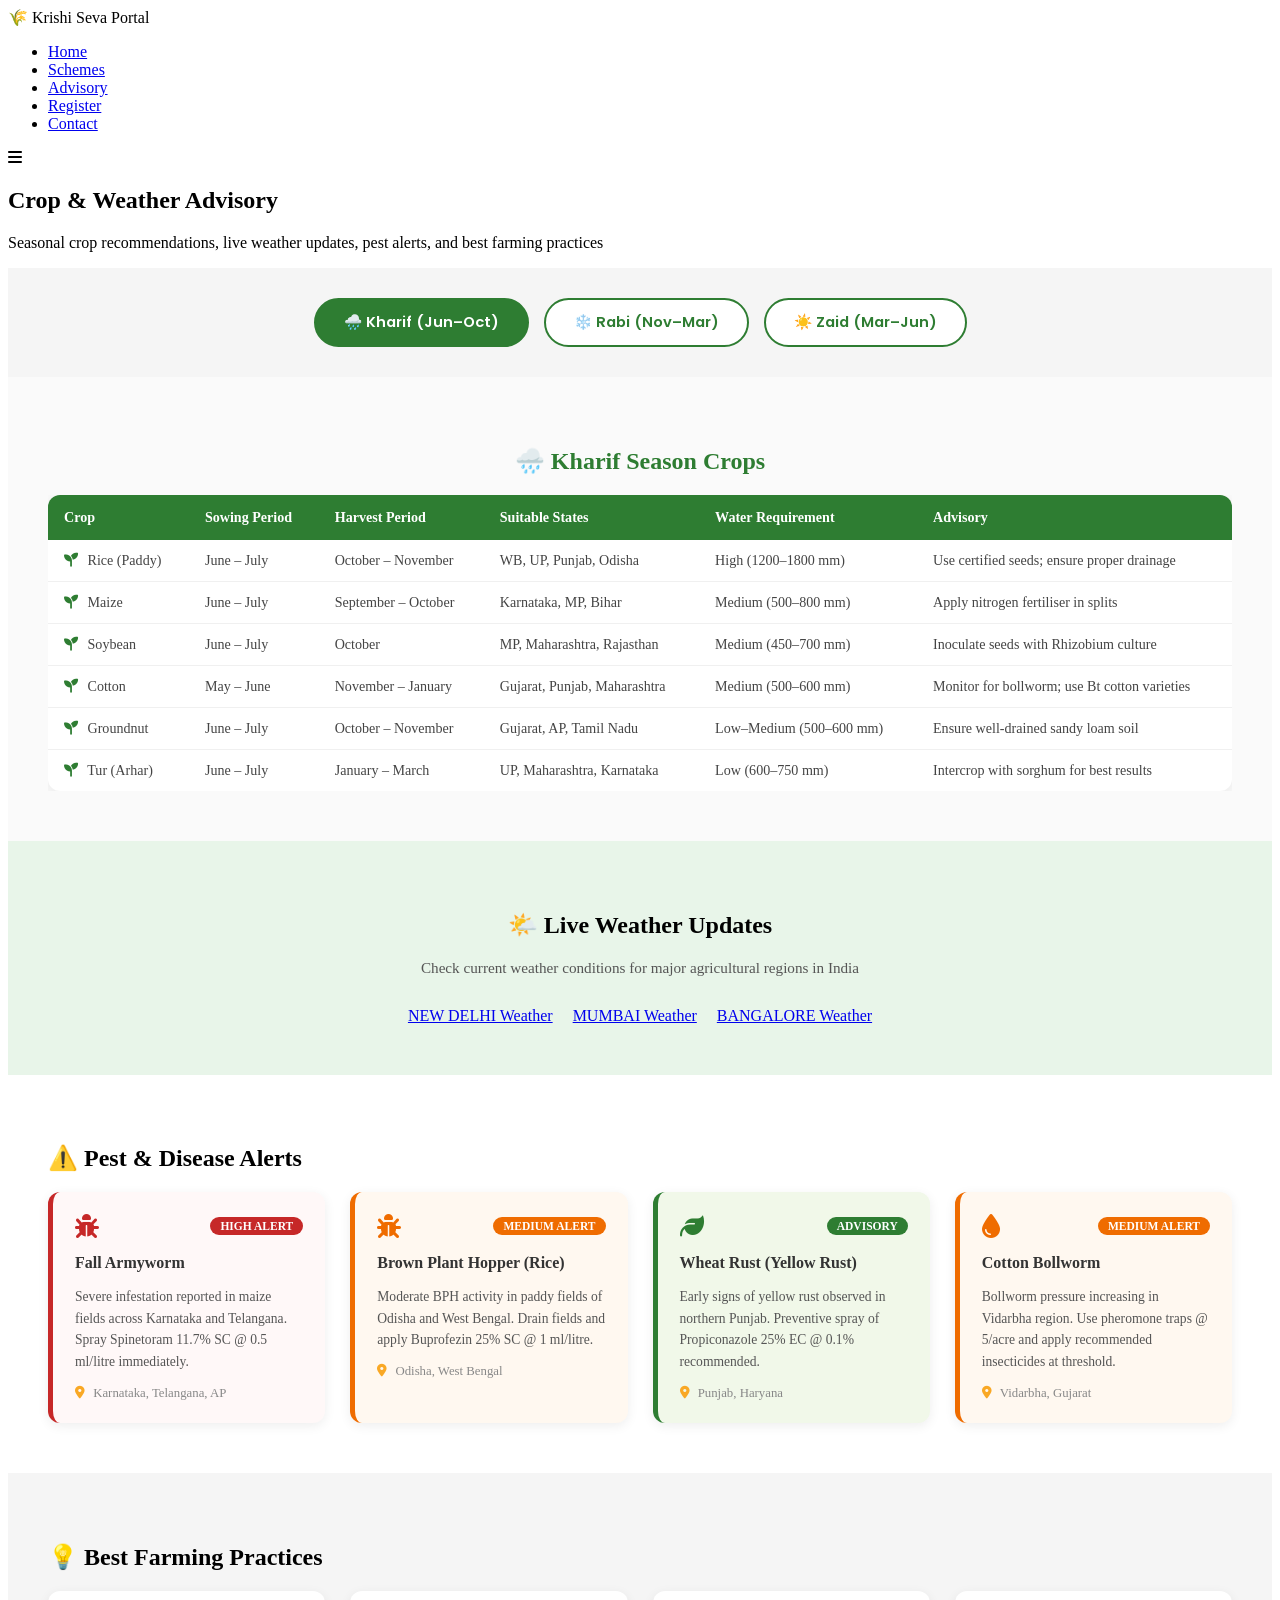
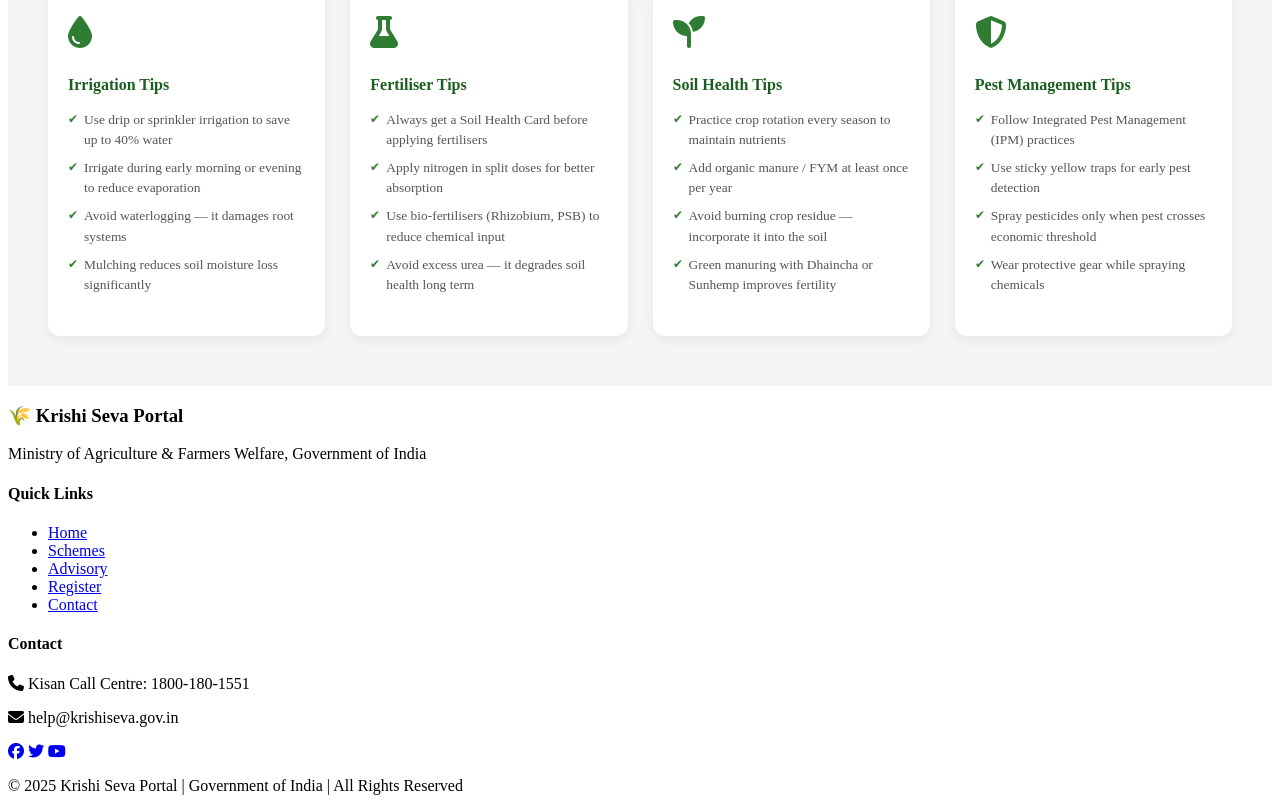
<file: advisory.html>
<!DOCTYPE html>
<html lang="en">
<head>
  <meta charset="UTF-8" />
  <meta name="viewport" content="width=device-width, initial-scale=1.0"/>
  <title>Crop & Weather Advisory | Krishi Seva Portal</title>
  <link rel="stylesheet" href="D:\WD CP\home page\style.css"/>
  <link rel="stylesheet" href="advisory.css"/>
  <link href="https://fonts.googleapis.com/css2?family=Poppins:wght@300;400;600;700&display=swap" rel="stylesheet"/>
  <link rel="stylesheet" href="https://cdnjs.cloudflare.com/ajax/libs/font-awesome/6.4.0/css/all.min.css"/>
</head>
<body>

  <!-- NAVBAR -->
  <nav class="navbar">
    <div class="logo">🌾 Krishi Seva Portal</div>
    <ul class="nav-links">
      <li><a href="D:\WD CP\home page\index.html">Home</a></li>
      <li><a href="D:\WD CP\home page\schemes\schemes.html">Schemes</a></li>
      <li><a href="D:\WD CP\home page\advisory\advisory.html" class="active">Advisory</a></li>
      <li><a href="D:\WD CP\home page\register\register.html">Register</a></li>
      <li><a href="D:\WD CP\home page\contact\contact.html">Contact</a></li>
    </ul>
    <div class="hamburger" onclick="toggleMenu()">
      <i class="fas fa-bars"></i>
    </div>
  </nav>

  <!-- PAGE HEADER -->
  <section class="page-header">
    <h1>Crop & Weather Advisory</h1>
    <p>Seasonal crop recommendations, live weather updates, pest alerts, and best farming practices</p>
  </section>

  <!-- SEASON TABS -->
  <section class="season-tabs-section">
    <div class="season-tabs">
      <button class="tab-btn active" onclick="showSeason('kharif')">🌧️ Kharif (Jun–Oct)</button>
      <button class="tab-btn" onclick="showSeason('rabi')">❄️ Rabi (Nov–Mar)</button>
      <button class="tab-btn" onclick="showSeason('zaid')">☀️ Zaid (Mar–Jun)</button>
    </div>
  </section>

  <!-- CROP TABLES -->
  <section class="crop-section">

    <!-- KHARIF -->
    <div class="season-content active" id="kharif">
      <h2 class="season-title">🌧️ Kharif Season Crops</h2>
      <div class="table-wrapper">
        <table class="crop-table">
          <thead>
            <tr>
              <th>Crop</th>
              <th>Sowing Period</th>
              <th>Harvest Period</th>
              <th>Suitable States</th>
              <th>Water Requirement</th>
              <th>Advisory</th>
            </tr>
          </thead>
          <tbody>
            <tr>
              <td><i class="fas fa-seedling"></i> Rice (Paddy)</td>
              <td>June – July</td>
              <td>October – November</td>
              <td>WB, UP, Punjab, Odisha</td>
              <td>High (1200–1800 mm)</td>
              <td>Use certified seeds; ensure proper drainage</td>
            </tr>
            <tr>
              <td><i class="fas fa-seedling"></i> Maize</td>
              <td>June – July</td>
              <td>September – October</td>
              <td>Karnataka, MP, Bihar</td>
              <td>Medium (500–800 mm)</td>
              <td>Apply nitrogen fertiliser in splits</td>
            </tr>
            <tr>
              <td><i class="fas fa-seedling"></i> Soybean</td>
              <td>June – July</td>
              <td>October</td>
              <td>MP, Maharashtra, Rajasthan</td>
              <td>Medium (450–700 mm)</td>
              <td>Inoculate seeds with Rhizobium culture</td>
            </tr>
            <tr>
              <td><i class="fas fa-seedling"></i> Cotton</td>
              <td>May – June</td>
              <td>November – January</td>
              <td>Gujarat, Punjab, Maharashtra</td>
              <td>Medium (500–600 mm)</td>
              <td>Monitor for bollworm; use Bt cotton varieties</td>
            </tr>
            <tr>
              <td><i class="fas fa-seedling"></i> Groundnut</td>
              <td>June – July</td>
              <td>October – November</td>
              <td>Gujarat, AP, Tamil Nadu</td>
              <td>Low–Medium (500–600 mm)</td>
              <td>Ensure well-drained sandy loam soil</td>
            </tr>
            <tr>
              <td><i class="fas fa-seedling"></i> Tur (Arhar)</td>
              <td>June – July</td>
              <td>January – March</td>
              <td>UP, Maharashtra, Karnataka</td>
              <td>Low (600–750 mm)</td>
              <td>Intercrop with sorghum for best results</td>
            </tr>
          </tbody>
        </table>
      </div>
    </div>

    <!-- RABI -->
    <div class="season-content" id="rabi">
      <h2 class="season-title">❄️ Rabi Season Crops</h2>
      <div class="table-wrapper">
        <table class="crop-table">
          <thead>
            <tr>
              <th>Crop</th>
              <th>Sowing Period</th>
              <th>Harvest Period</th>
              <th>Suitable States</th>
              <th>Water Requirement</th>
              <th>Advisory</th>
            </tr>
          </thead>
          <tbody>
            <tr>
              <td><i class="fas fa-seedling"></i> Wheat</td>
              <td>October – December</td>
              <td>March – April</td>
              <td>Punjab, Haryana, UP</td>
              <td>Medium (450–650 mm)</td>
              <td>Sow timely; avoid late sowing yield loss</td>
            </tr>
            <tr>
              <td><i class="fas fa-seedling"></i> Mustard</td>
              <td>October – November</td>
              <td>February – March</td>
              <td>Rajasthan, UP, MP</td>
              <td>Low (250–400 mm)</td>
              <td>Apply sulphur fertiliser for better oil content</td>
            </tr>
            <tr>
              <td><i class="fas fa-seedling"></i> Chickpea (Gram)</td>
              <td>October – November</td>
              <td>February – March</td>
              <td>MP, Rajasthan, Maharashtra</td>
              <td>Low (300–400 mm)</td>
              <td>Treat seeds with Trichoderma before sowing</td>
            </tr>
            <tr>
              <td><i class="fas fa-seedling"></i> Barley</td>
              <td>October – November</td>
              <td>March – April</td>
              <td>UP, Rajasthan, MP</td>
              <td>Low (250–300 mm)</td>
              <td>Suitable for saline soils; low-input crop</td>
            </tr>
            <tr>
              <td><i class="fas fa-seedling"></i> Potato</td>
              <td>October – November</td>
              <td>January – March</td>
              <td>UP, West Bengal, Bihar</td>
              <td>Medium (500–700 mm)</td>
              <td>Use certified disease-free seed tubers</td>
            </tr>
          </tbody>
        </table>
      </div>
    </div>

    <!-- ZAID -->
    <div class="season-content" id="zaid">
      <h2 class="season-title">☀️ Zaid Season Crops</h2>
      <div class="table-wrapper">
        <table class="crop-table">
          <thead>
            <tr>
              <th>Crop</th>
              <th>Sowing Period</th>
              <th>Harvest Period</th>
              <th>Suitable States</th>
              <th>Water Requirement</th>
              <th>Advisory</th>
            </tr>
          </thead>
          <tbody>
            <tr>
              <td><i class="fas fa-seedling"></i> Watermelon</td>
              <td>February – March</td>
              <td>May – June</td>
              <td>UP, Karnataka, AP</td>
              <td>Medium (400–600 mm)</td>
              <td>Needs warm dry weather; drip irrigation ideal</td>
            </tr>
            <tr>
              <td><i class="fas fa-seedling"></i> Muskmelon</td>
              <td>February – March</td>
              <td>May – June</td>
              <td>UP, Punjab, Rajasthan</td>
              <td>Low–Medium</td>
              <td>Sandy loam soil preferred; avoid waterlogging</td>
            </tr>
            <tr>
              <td><i class="fas fa-seedling"></i> Cucumber</td>
              <td>March – April</td>
              <td>May – June</td>
              <td>All states</td>
              <td>Medium</td>
              <td>Grow on trellis for better air circulation</td>
            </tr>
            <tr>
              <td><i class="fas fa-seedling"></i> Moong (Green Gram)</td>
              <td>March – April</td>
              <td>June – July</td>
              <td>Rajasthan, UP, Karnataka</td>
              <td>Low (300–400 mm)</td>
              <td>Short duration crop; good for soil health</td>
            </tr>
          </tbody>
        </table>
      </div>
    </div>

  </section>

  <!-- WEATHER WIDGET -->
  <section class="weather-section">
    <h2 class="section-title">🌤️ Live Weather Updates</h2>
    <p class="weather-sub">Check current weather conditions for major agricultural regions in India</p>
    <div class="weather-widget-wrap">
      <a class="weatherwidget-io"
        href="https://forecast7.com/en/28d6177d21/new-delhi/"
        data-label_1="NEW DELHI"
        data-label_2="Weather"
        data-theme="green">
        NEW DELHI Weather
      </a>
      <a class="weatherwidget-io"
        href="https://forecast7.com/en/19d0772d87/mumbai/"
        data-label_1="MUMBAI"
        data-label_2="Weather"
        data-theme="green">
        MUMBAI Weather
      </a>
      <a class="weatherwidget-io"
        href="https://forecast7.com/en/12d9777d56/bangalore/"
        data-label_1="BANGALORE"
        data-label_2="Weather"
        data-theme="green">
        BANGALORE Weather
      </a>
    </div>
    <script>
      !function(d,s,id){
        var js,fjs=d.getElementsByTagName(s)[0];
        if(!d.getElementById(id)){
          js=d.createElement(s);
          js.id=id;
          js.src='https://weatherwidget.io/js/widget.min.js';
          fjs.parentNode.insertBefore(js,fjs);
        }
      }(document,'script','weatherwidget-io-js');
    </script>
  </section>

  <!-- PEST ALERTS -->
  <section class="pest-section">
    <h2 class="section-title">⚠️ Pest & Disease Alerts</h2>
    <div class="pest-grid">
      <div class="pest-card alert-high">
        <div class="pest-header">
          <i class="fas fa-bug"></i>
          <span class="alert-badge high">High Alert</span>
        </div>
        <h3>Fall Armyworm</h3>
        <p>Severe infestation reported in maize fields across Karnataka and Telangana. Spray Spinetoram 11.7% SC @ 0.5 ml/litre immediately.</p>
        <span class="pest-region"><i class="fas fa-map-marker-alt"></i> Karnataka, Telangana, AP</span>
      </div>
      <div class="pest-card alert-medium">
        <div class="pest-header">
          <i class="fas fa-bug"></i>
          <span class="alert-badge medium">Medium Alert</span>
        </div>
        <h3>Brown Plant Hopper (Rice)</h3>
        <p>Moderate BPH activity in paddy fields of Odisha and West Bengal. Drain fields and apply Buprofezin 25% SC @ 1 ml/litre.</p>
        <span class="pest-region"><i class="fas fa-map-marker-alt"></i> Odisha, West Bengal</span>
      </div>
      <div class="pest-card alert-low">
        <div class="pest-header">
          <i class="fas fa-leaf"></i>
          <span class="alert-badge low">Advisory</span>
        </div>
        <h3>Wheat Rust (Yellow Rust)</h3>
        <p>Early signs of yellow rust observed in northern Punjab. Preventive spray of Propiconazole 25% EC @ 0.1% recommended.</p>
        <span class="pest-region"><i class="fas fa-map-marker-alt"></i> Punjab, Haryana</span>
      </div>
      <div class="pest-card alert-medium">
        <div class="pest-header">
          <i class="fas fa-tint"></i>
          <span class="alert-badge medium">Medium Alert</span>
        </div>
        <h3>Cotton Bollworm</h3>
        <p>Bollworm pressure increasing in Vidarbha region. Use pheromone traps @ 5/acre and apply recommended insecticides at threshold.</p>
        <span class="pest-region"><i class="fas fa-map-marker-alt"></i> Vidarbha, Gujarat</span>
      </div>
    </div>
  </section>

  <!-- FARMING TIPS -->
  <section class="tips-section">
    <h2 class="section-title">💡 Best Farming Practices</h2>
    <div class="tips-grid">
      <div class="tip-card">
        <i class="fas fa-tint"></i>
        <h3>Irrigation Tips</h3>
        <ul>
          <li>Use drip or sprinkler irrigation to save up to 40% water</li>
          <li>Irrigate during early morning or evening to reduce evaporation</li>
          <li>Avoid waterlogging — it damages root systems</li>
          <li>Mulching reduces soil moisture loss significantly</li>
        </ul>
      </div>
      <div class="tip-card">
        <i class="fas fa-flask"></i>
        <h3>Fertiliser Tips</h3>
        <ul>
          <li>Always get a Soil Health Card before applying fertilisers</li>
          <li>Apply nitrogen in split doses for better absorption</li>
          <li>Use bio-fertilisers (Rhizobium, PSB) to reduce chemical input</li>
          <li>Avoid excess urea — it degrades soil health long term</li>
        </ul>
      </div>
      <div class="tip-card">
        <i class="fas fa-seedling"></i>
        <h3>Soil Health Tips</h3>
        <ul>
          <li>Practice crop rotation every season to maintain nutrients</li>
          <li>Add organic manure / FYM at least once per year</li>
          <li>Avoid burning crop residue — incorporate it into the soil</li>
          <li>Green manuring with Dhaincha or Sunhemp improves fertility</li>
        </ul>
      </div>
      <div class="tip-card">
        <i class="fas fa-shield-alt"></i>
        <h3>Pest Management Tips</h3>
        <ul>
          <li>Follow Integrated Pest Management (IPM) practices</li>
          <li>Use sticky yellow traps for early pest detection</li>
          <li>Spray pesticides only when pest crosses economic threshold</li>
          <li>Wear protective gear while spraying chemicals</li>
        </ul>
      </div>
    </div>
  </section>

  <!-- FOOTER -->
  <footer class="footer">
    <div class="footer-content">
      <div class="footer-brand">
        <h3>🌾 Krishi Seva Portal</h3>
        <p>Ministry of Agriculture & Farmers Welfare, Government of India</p>
      </div>
      <div class="footer-links">
        <h4>Quick Links</h4>
        <ul>
          <li><a href="D:\WD CP\home page\index.html">Home</a></li>
          <li><a href="D:\WD CP\home page\schemes\schemes.html">Schemes</a></li>
          <li><a href="D:\WD CP\home page\advisory\advisory.html">Advisory</a></li>
          <li><a href="D:\WD CP\home page\register\register.html">Register</a></li>
          <li><a href="D:\WD CP\home page\contact\contact.html">Contact</a></li>
        </ul>
      </div>
      <div class="footer-contact">
        <h4>Contact</h4>
        <p><i class="fas fa-phone"></i> Kisan Call Centre: 1800-180-1551</p>
        <p><i class="fas fa-envelope"></i> help@krishiseva.gov.in</p>
        <div class="social-icons">
          <a href="#"><i class="fab fa-facebook"></i></a>
          <a href="#"><i class="fab fa-twitter"></i></a>
          <a href="#"><i class="fab fa-youtube"></i></a>
        </div>
      </div>
    </div>
    <div class="footer-bottom">
      <p>© 2025 Krishi Seva Portal | Government of India | All Rights Reserved</p>
    </div>
  </footer>

  <script src="D:\WD CP\home page\script.js"></script>
  <script src="D:\WD CP\home page\advisory\advisory.js"></script>
 
</body>
</html>
</file>
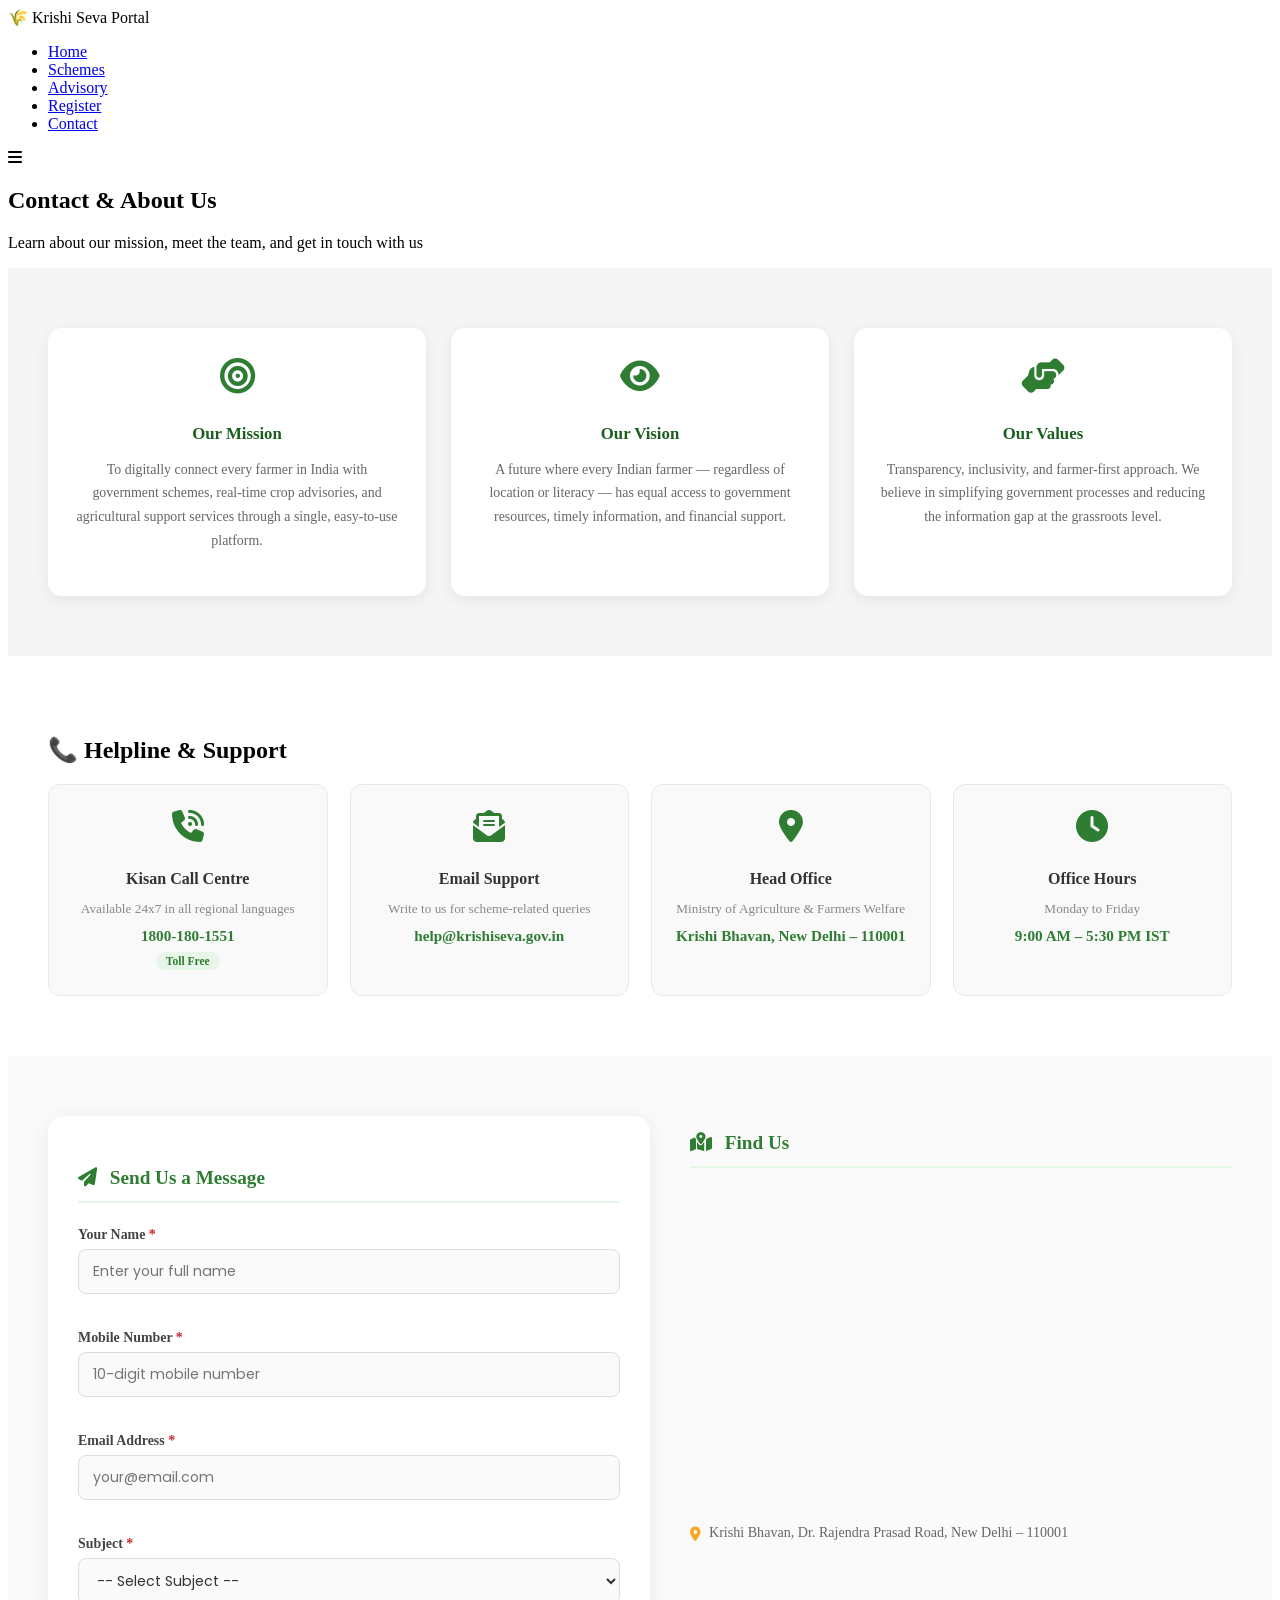
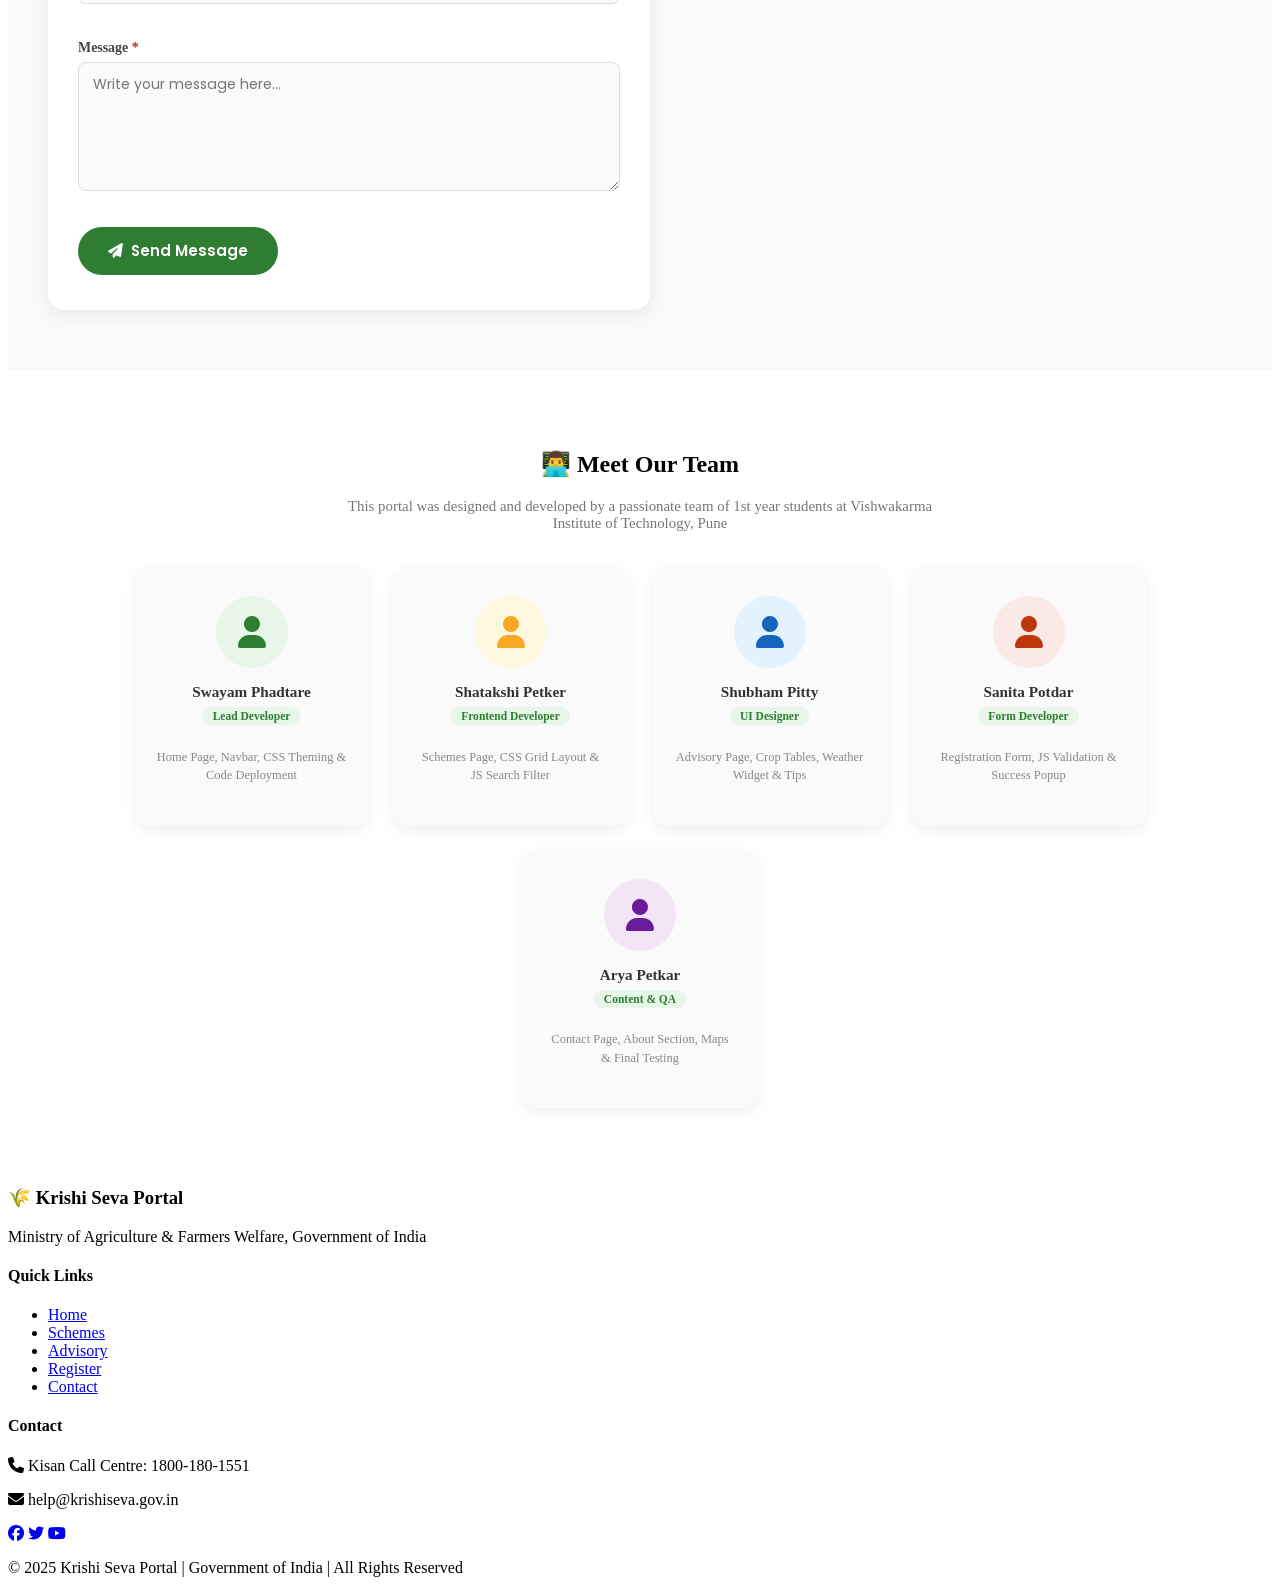
<file: contact.html>
<!DOCTYPE html>
<html lang="en">
<head>
  <meta charset="UTF-8" />
  <meta name="viewport" content="width=device-width, initial-scale=1.0"/>
  <title>Contact & About | Krishi Seva Portal</title>
  <link rel="stylesheet" href="D:\WD CP\home page\style.css"/>
  <link rel="stylesheet" href="contact.css"/>
  <link href="https://fonts.googleapis.com/css2?family=Poppins:wght@300;400;600;700&display=swap" rel="stylesheet"/>
  <link rel="stylesheet" href="https://cdnjs.cloudflare.com/ajax/libs/font-awesome/6.4.0/css/all.min.css"/>
</head>
<body>

  <!-- NAVBAR -->
  <nav class="navbar">
    <div class="logo">🌾 Krishi Seva Portal</div>
    <ul class="nav-links">
      <li><a href="D:\WD CP\home page\index.html">Home</a></li>
      <li><a href="D:\WD CP\home page\schemes\schemes.html">Schemes</a></li>
      <li><a href="D:\WD CP\home page\advisory\advisory.html">Advisory</a></li>
      <li><a href="D:\WD CP\home page\register\register.html">Register</a></li>
      <li><a href="D:\WD CP\home page\contact\contact.html" class="active">Contact</a></li>
    </ul>
    <div class="hamburger" onclick="toggleMenu()">
      <i class="fas fa-bars"></i>
    </div>
  </nav>

  <!-- PAGE HEADER -->
  <section class="page-header">
    <h1>Contact & About Us</h1>
    <p>Learn about our mission, meet the team, and get in touch with us</p>
  </section>

  <!-- ABOUT SECTION -->
  <section class="about-section">
    <div class="about-grid">
      <div class="about-card">
        <i class="fas fa-bullseye"></i>
        <h3>Our Mission</h3>
        <p>To digitally connect every farmer in India with government schemes, real-time crop advisories, and agricultural support services through a single, easy-to-use platform.</p>
      </div>
      <div class="about-card">
        <i class="fas fa-eye"></i>
        <h3>Our Vision</h3>
        <p>A future where every Indian farmer — regardless of location or literacy — has equal access to government resources, timely information, and financial support.</p>
      </div>
      <div class="about-card">
        <i class="fas fa-hands-helping"></i>
        <h3>Our Values</h3>
        <p>Transparency, inclusivity, and farmer-first approach. We believe in simplifying government processes and reducing the information gap at the grassroots level.</p>
      </div>
    </div>
  </section>

  <!-- HELPLINE SECTION -->
  <section class="helpline-section">
    <h2 class="section-title">📞 Helpline & Support</h2>
    <div class="helpline-grid">
      <div class="helpline-card">
        <i class="fas fa-phone-volume"></i>
        <h3>Kisan Call Centre</h3>
        <p>Available 24x7 in all regional languages</p>
        <a href="tel:18001801551" class="helpline-num">1800-180-1551</a>
        <span class="free-badge">Toll Free</span>
      </div>
      <div class="helpline-card">
        <i class="fas fa-envelope-open-text"></i>
        <h3>Email Support</h3>
        <p>Write to us for scheme-related queries</p>
        <a href="mailto:help@krishiseva.gov.in" class="helpline-num">help@krishiseva.gov.in</a>
      </div>
      <div class="helpline-card">
        <i class="fas fa-map-marker-alt"></i>
        <h3>Head Office</h3>
        <p>Ministry of Agriculture & Farmers Welfare</p>
        <span class="helpline-num">Krishi Bhavan, New Delhi – 110001</span>
      </div>
      <div class="helpline-card">
        <i class="fas fa-clock"></i>
        <h3>Office Hours</h3>
        <p>Monday to Friday</p>
        <span class="helpline-num">9:00 AM – 5:30 PM IST</span>
      </div>
    </div>
  </section>

  <!-- CONTACT FORM + MAP -->
  <section class="contact-main">
    <div class="contact-form-box">
      <h2><i class="fas fa-paper-plane"></i> Send Us a Message</h2>
      <div class="form-group">
        <label>Your Name <span>*</span></label>
        <input type="text" id="cName" placeholder="Enter your full name"/>
        <span class="error-msg" id="err-cName"></span>
      </div>
      <div class="form-group">
        <label>Mobile Number <span>*</span></label>
        <input type="text" id="cMobile" placeholder="10-digit mobile number" maxlength="10"/>
        <span class="error-msg" id="err-cMobile"></span>
      </div>
      <div class="form-group">
        <label>Email Address <span>*</span></label>
        <input type="email" id="cEmail" placeholder="your@email.com"/>
        <span class="error-msg" id="err-cEmail"></span>
      </div>
      <div class="form-group">
        <label>Subject <span>*</span></label>
        <select id="cSubject">
          <option value="">-- Select Subject --</option>
          <option>Scheme Enquiry</option>
          <option>Registration Issue</option>
          <option>Technical Problem</option>
          <option>Advisory Feedback</option>
          <option>Other</option>
        </select>
        <span class="error-msg" id="err-cSubject"></span>
      </div>
      <div class="form-group">
        <label>Message <span>*</span></label>
        <textarea id="cMessage" rows="5" placeholder="Write your message here..."></textarea>
        <span class="error-msg" id="err-cMessage"></span>
      </div>
      <button class="btn-submit-contact" onclick="submitContact()">
        <i class="fas fa-paper-plane"></i> Send Message
      </button>
      <div class="contact-success" id="contactSuccess">
        ✅ Your message has been sent successfully! We will get back to you within 2 working days.
      </div>
    </div>

    <div class="map-box">
      <h2><i class="fas fa-map-marked-alt"></i> Find Us</h2>
      <iframe
        src="https://www.google.com/maps/embed?pb=!1m18!1m12!1m3!1d3501.9!2d77.2090!3d28.6224!2m3!1f0!2f0!3f0!3m2!1i1024!2i768!4f13.1!3m3!1m2!1s0x390cfd37b741d057%3A0xcdee88e47393c3f1!2sKrishi%20Bhavan!5e0!3m2!1sen!2sin!4v1620000000000!5m2!1sen!2sin"
        width="100%"
        height="320"
        style="border:0; border-radius:12px;"
        allowfullscreen=""
        loading="lazy"
        referrerpolicy="no-referrer-when-downgrade">
      </iframe>
      <div class="map-address">
        <i class="fas fa-map-marker-alt"></i>
        Krishi Bhavan, Dr. Rajendra Prasad Road, New Delhi – 110001
      </div>
    </div>
  </section>

  <!-- TEAM SECTION -->
  <section class="team-section">
    <h2 class="section-title">👨‍💻 Meet Our Team</h2>
    <p class="team-sub">This portal was designed and developed by a passionate team of 1st year students at Vishwakarma Institute of Technology, Pune</p>
    <div class="team-grid">

      <div class="team-card">
        <div class="team-avatar" style="background:#e8f5e9;">
          <i class="fas fa-user" style="color:#2e7d32;"></i>
        </div>
        <h3>Swayam Phadtare</h3>
        <span class="team-role">Lead Developer</span>
        <p>Home Page, Navbar, CSS Theming & Code Deployment</p>
      </div>

      <div class="team-card">
        <div class="team-avatar" style="background:#fff8e1;">
          <i class="fas fa-user" style="color:#f9a825;"></i>
        </div>
        <h3>Shatakshi Petker</h3>
        <span class="team-role">Frontend Developer</span>
        <p>Schemes Page, CSS Grid Layout & JS Search Filter</p>
      </div>

      <div class="team-card">
        <div class="team-avatar" style="background:#e3f2fd;">
          <i class="fas fa-user" style="color:#1565c0;"></i>
        </div>
        <h3>Shubham Pitty</h3>
        <span class="team-role">UI Designer</span>
        <p>Advisory Page, Crop Tables, Weather Widget & Tips</p>
      </div>

      <div class="team-card">
        <div class="team-avatar" style="background:#fbe9e7;">
          <i class="fas fa-user" style="color:#bf360c;"></i>
        </div>
        <h3>Sanita Potdar</h3>
        <span class="team-role">Form Developer</span>
        <p>Registration Form, JS Validation & Success Popup</p>
      </div>

      <div class="team-card">
        <div class="team-avatar" style="background:#f3e5f5;">
          <i class="fas fa-user" style="color:#6a1b9a;"></i>
        </div>
        <h3>Arya Petkar</h3>
        <span class="team-role">Content & QA</span>
        <p>Contact Page, About Section, Maps & Final Testing</p>
      </div>

    </div>
  </section>

  <!-- FOOTER -->
  <footer class="footer">
    <div class="footer-content">
      <div class="footer-brand">
        <h3>🌾 Krishi Seva Portal</h3>
        <p>Ministry of Agriculture & Farmers Welfare, Government of India</p>
      </div>
      <div class="footer-links">
        <h4>Quick Links</h4>
        <ul>
          <li><a href="D:\WD CP\home page\index.html">Home</a></li>
          <li><a href="D:\WD CP\home page\schemes\schemes.html">Schemes</a></li>
          <li><a href="D:\WD CP\home page\advisory\advisory.html">Advisory</a></li>
          <li><a href="D:\WD CP\home page\register\register.html">Register</a></li>
          <li><a href="D:\WD CP\home page\contact\contact.html">Contact</a></li>
        </ul>
      </div>
      <div class="footer-contact">
        <h4>Contact</h4>
        <p><i class="fas fa-phone"></i> Kisan Call Centre: 1800-180-1551</p>
        <p><i class="fas fa-envelope"></i> help@krishiseva.gov.in</p>
        <div class="social-icons">
          <a href="#"><i class="fab fa-facebook"></i></a>
          <a href="#"><i class="fab fa-twitter"></i></a>
          <a href="#"><i class="fab fa-youtube"></i></a>
        </div>
      </div>
    </div>
    <div class="footer-bottom">
      <p>© 2025 Krishi Seva Portal | Government of India | All Rights Reserved</p>
    </div>
  </footer>

  <script src="D:\WD CP\home page\script.js"></script>
  <script src="D:\WD CP\home page\contact\contact.js"></script>
 
</body>
</html>
</file>
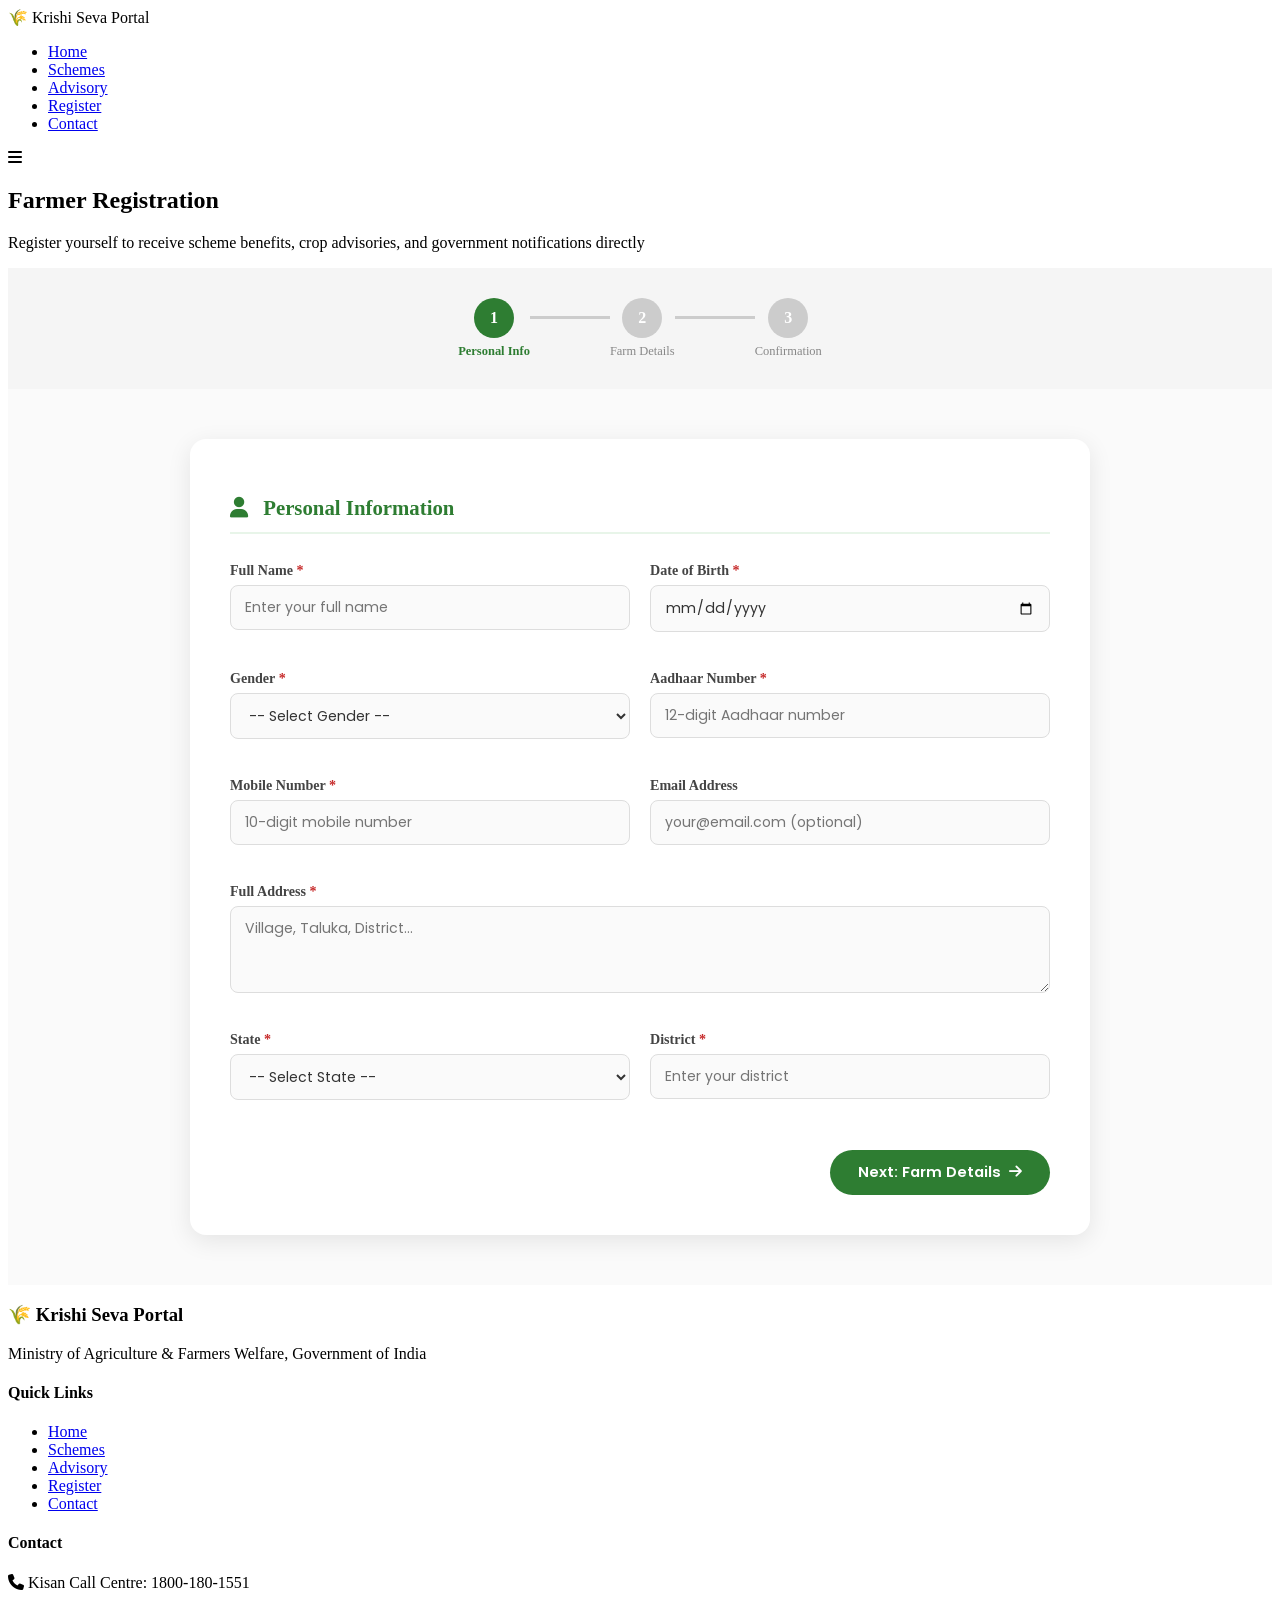
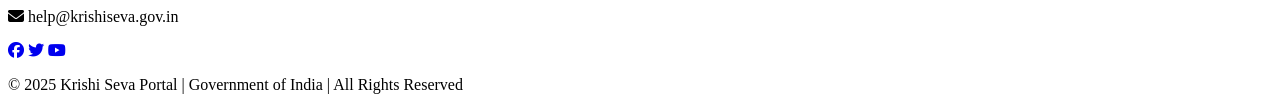
<file: register.html>
<!DOCTYPE html>
<html lang="en">
<head>
  <meta charset="UTF-8" />
  <meta name="viewport" content="width=device-width, initial-scale=1.0"/>
  <title>Farmer Registration | Krishi Seva Portal</title>
  <link rel="stylesheet" href="D:\WD CP\home page\style.css"/>
  <link rel="stylesheet" href="register.css"/>
  <link href="https://fonts.googleapis.com/css2?family=Poppins:wght@300;400;600;700&display=swap" rel="stylesheet"/>
  <link rel="stylesheet" href="https://cdnjs.cloudflare.com/ajax/libs/font-awesome/6.4.0/css/all.min.css"/>
</head>
<body>

  <!-- NAVBAR -->
  <nav class="navbar">
    <div class="logo">🌾 Krishi Seva Portal</div>
    <ul class="nav-links">
      <li><a href="D:\WD CP\home page\index.html">Home</a></li>
      <li><a href="D:\WD CP\home page\schemes\schemes.html">Schemes</a></li>
      <li><a href="D:\WD CP\home page\advisory\advisory.html">Advisory</a></li>
      <li><a href="D:\WD CP\home page\register\register.html" class="active">Register</a></li>
      <li><a href="D:\WD CP\home page\contact\contact.html">Contact</a></li>
    </ul>
    <div class="hamburger" onclick="toggleMenu()">
      <i class="fas fa-bars"></i>
    </div>
  </nav>

  <!-- PAGE HEADER -->
  <section class="page-header">
    <h1>Farmer Registration</h1>
    <p>Register yourself to receive scheme benefits, crop advisories, and government notifications directly</p>
  </section>

  <!-- STEPS INDICATOR -->
  <section class="steps-section">
    <div class="steps">
      <div class="step active" id="step-ind-1">
        <div class="step-circle">1</div>
        <span>Personal Info</span>
      </div>
      <div class="step-line"></div>
      <div class="step" id="step-ind-2">
        <div class="step-circle">2</div>
        <span>Farm Details</span>
      </div>
      <div class="step-line"></div>
      <div class="step" id="step-ind-3">
        <div class="step-circle">3</div>
        <span>Confirmation</span>
      </div>
    </div>
  </section>

  <!-- FORM SECTION -->
  <section class="form-section">
    <div class="form-container">

      <!-- STEP 1: Personal Info -->
      <div class="form-step active" id="formStep1">
        <h2 class="form-title"><i class="fas fa-user"></i> Personal Information</h2>

        <div class="form-row">
          <div class="form-group">
            <label>Full Name <span>*</span></label>
            <input type="text" id="fullName" placeholder="Enter your full name"/>
            <span class="error-msg" id="err-fullName"></span>
          </div>
          <div class="form-group">
            <label>Date of Birth <span>*</span></label>
            <input type="date" id="dob"/>
            <span class="error-msg" id="err-dob"></span>
          </div>
        </div>

        <div class="form-row">
          <div class="form-group">
            <label>Gender <span>*</span></label>
            <select id="gender">
              <option value="">-- Select Gender --</option>
              <option>Male</option>
              <option>Female</option>
              <option>Other</option>
            </select>
            <span class="error-msg" id="err-gender"></span>
          </div>
          <div class="form-group">
            <label>Aadhaar Number <span>*</span></label>
            <input type="text" id="aadhaar" placeholder="12-digit Aadhaar number" maxlength="12"/>
            <span class="error-msg" id="err-aadhaar"></span>
          </div>
        </div>

        <div class="form-row">
          <div class="form-group">
            <label>Mobile Number <span>*</span></label>
            <input type="text" id="mobile" placeholder="10-digit mobile number" maxlength="10"/>
            <span class="error-msg" id="err-mobile"></span>
          </div>
          <div class="form-group">
            <label>Email Address</label>
            <input type="email" id="email" placeholder="your@email.com (optional)"/>
            <span class="error-msg" id="err-email"></span>
          </div>
        </div>

        <div class="form-row">
          <div class="form-group full-width">
            <label>Full Address <span>*</span></label>
            <textarea id="address" rows="3" placeholder="Village, Taluka, District..."></textarea>
            <span class="error-msg" id="err-address"></span>
          </div>
        </div>

        <div class="form-row">
          <div class="form-group">
            <label>State <span>*</span></label>
            <select id="state">
              <option value="">-- Select State --</option>
              <option>Andhra Pradesh</option><option>Assam</option>
              <option>Bihar</option><option>Chhattisgarh</option>
              <option>Gujarat</option><option>Haryana</option>
              <option>Himachal Pradesh</option><option>Jharkhand</option>
              <option>Karnataka</option><option>Kerala</option>
              <option>Madhya Pradesh</option><option>Maharashtra</option>
              <option>Odisha</option><option>Punjab</option>
              <option>Rajasthan</option><option>Tamil Nadu</option>
              <option>Telangana</option><option>Uttar Pradesh</option>
              <option>Uttarakhand</option><option>West Bengal</option>
            </select>
            <span class="error-msg" id="err-state"></span>
          </div>
          <div class="form-group">
            <label>District <span>*</span></label>
            <input type="text" id="district" placeholder="Enter your district"/>
            <span class="error-msg" id="err-district"></span>
          </div>
        </div>

        <div class="form-nav">
          <button class="btn-next" onclick="goToStep2()">Next: Farm Details <i class="fas fa-arrow-right"></i></button>
        </div>
      </div>

      <!-- STEP 2: Farm Details -->
      <div class="form-step" id="formStep2">
        <h2 class="form-title"><i class="fas fa-tractor"></i> Farm Details</h2>

        <div class="form-row">
          <div class="form-group">
            <label>Land Area (in Acres) <span>*</span></label>
            <input type="number" id="landArea" placeholder="e.g. 2.5" min="0" step="0.1"/>
            <span class="error-msg" id="err-landArea"></span>
          </div>
          <div class="form-group">
            <label>Land Ownership <span>*</span></label>
            <select id="landOwn">
              <option value="">-- Select --</option>
              <option>Own Land</option>
              <option>Leased Land</option>
              <option>Shared / Cooperative</option>
            </select>
            <span class="error-msg" id="err-landOwn"></span>
          </div>
        </div>

        <div class="form-row">
          <div class="form-group">
            <label>Primary Crop <span>*</span></label>
            <select id="cropType">
              <option value="">-- Select Crop --</option>
              <option>Rice (Paddy)</option><option>Wheat</option>
              <option>Maize</option><option>Soybean</option>
              <option>Cotton</option><option>Groundnut</option>
              <option>Sugarcane</option><option>Mustard</option>
              <option>Chickpea (Gram)</option><option>Tur (Arhar)</option>
              <option>Vegetables</option><option>Fruits</option>
              <option>Other</option>
            </select>
            <span class="error-msg" id="err-cropType"></span>
          </div>
          <div class="form-group">
            <label>Irrigation Source <span>*</span></label>
            <select id="irrigation">
              <option value="">-- Select --</option>
              <option>Canal</option>
              <option>Borewell / Tubewell</option>
              <option>Rainwater (Rainfed)</option>
              <option>Drip / Sprinkler</option>
              <option>River / Pond</option>
            </select>
            <span class="error-msg" id="err-irrigation"></span>
          </div>
        </div>

        <div class="form-row">
          <div class="form-group">
            <label>Farming Type <span>*</span></label>
            <select id="farmingType">
              <option value="">-- Select --</option>
              <option>Traditional / Conventional</option>
              <option>Organic Farming</option>
              <option>Mixed Farming</option>
              <option>Horticulture</option>
            </select>
            <span class="error-msg" id="err-farmingType"></span>
          </div>
          <div class="form-group">
            <label>Annual Income (approx.) <span>*</span></label>
            <select id="income">
              <option value="">-- Select --</option>
              <option>Below ₹1 Lakh</option>
              <option>₹1 – 2 Lakh</option>
              <option>₹2 – 5 Lakh</option>
              <option>Above ₹5 Lakh</option>
            </select>
            <span class="error-msg" id="err-income"></span>
          </div>
        </div>

        <div class="form-row">
          <div class="form-group full-width">
            <label>Schemes Interested In</label>
            <div class="checkbox-group">
              <label><input type="checkbox" value="PM-KISAN"/> PM-KISAN</label>
              <label><input type="checkbox" value="PMFBY"/> PMFBY (Crop Insurance)</label>
              <label><input type="checkbox" value="KCC"/> Kisan Credit Card</label>
              <label><input type="checkbox" value="SHC"/> Soil Health Card</label>
              <label><input type="checkbox" value="PMKSY"/> PM Krishi Sinchai Yojana</label>
              <label><input type="checkbox" value="PKVY"/> Organic Farming (PKVY)</label>
            </div>
          </div>
        </div>

        <div class="form-nav">
          <button class="btn-back" onclick="goToStep1()"><i class="fas fa-arrow-left"></i> Back</button>
          <button class="btn-next" onclick="goToStep3()">Review & Submit <i class="fas fa-arrow-right"></i></button>
        </div>
      </div>

      <!-- STEP 3: Review -->
      <div class="form-step" id="formStep3">
        <h2 class="form-title"><i class="fas fa-check-circle"></i> Review Your Details</h2>
        <div class="review-box" id="reviewBox"></div>
        <div class="form-group" style="margin-top:20px;">
          <label class="checkbox-single">
            <input type="checkbox" id="declaration"/>
            I hereby declare that the information provided is true and correct to the best of my knowledge.
          </label>
          <span class="error-msg" id="err-declaration"></span>
        </div>
        <div class="form-nav">
          <button class="btn-back" onclick="goToStep2()"><i class="fas fa-arrow-left"></i> Back</button>
          <button class="btn-submit" onclick="submitForm()">
            <i class="fas fa-paper-plane"></i> Submit Registration
          </button>
        </div>
      </div>

    </div>
  </section>

  <!-- SUCCESS POPUP -->
  <div class="popup-overlay" id="successPopup">
    <div class="popup-box">
      <div class="popup-icon">✅</div>
      <h2>Registration Successful!</h2>
      <p>Thank you! Your registration has been submitted successfully. You will receive a confirmation on your registered mobile number.</p>
      <p class="popup-ref">Reference ID: <strong id="refId"></strong></p>
      <button class="btn-next" onclick="window.location.href='D:\\WD CP\\home page\\index.html'">Go to Home</button>
    </div>
  </div>

  <!-- FOOTER -->
  <footer class="footer">
    <div class="footer-content">
      <div class="footer-brand">
        <h3>🌾 Krishi Seva Portal</h3>
        <p>Ministry of Agriculture & Farmers Welfare, Government of India</p>
      </div>
      <div class="footer-links">
        <h4>Quick Links</h4>
        <ul>
          <li><a href="D:\WD CP\home page\index.html">Home</a></li>
          <li><a href="D:\WD CP\home page\schemes\schemes.html">Schemes</a></li>
          <li><a href="D:\WD CP\home page\advisory\advisory.html">Advisory</a></li>
          <li><a href="D:\WD CP\home page\register\register.html">Register</a></li>
          <li><a href="D:\WD CP\home page\contact\contact.html">Contact</a></li>
        </ul>
      </div>
      <div class="footer-contact">
        <h4>Contact</h4>
        <p><i class="fas fa-phone"></i> Kisan Call Centre: 1800-180-1551</p>
        <p><i class="fas fa-envelope"></i> help@krishiseva.gov.in</p>
        <div class="social-icons">
          <a href="#"><i class="fab fa-facebook"></i></a>
          <a href="#"><i class="fab fa-twitter"></i></a>
          <a href="#"><i class="fab fa-youtube"></i></a>
        </div>
      </div>
    </div>
    <div class="footer-bottom">
      <p>© 2025 Krishi Seva Portal | Government of India | All Rights Reserved</p>
    </div>
  </footer>

  <script src="D:\WD CP\home page\script.js"></script>
  <script src="D:\WD CP\home page\register\register.js"></script>

</body>
</html>
</file>
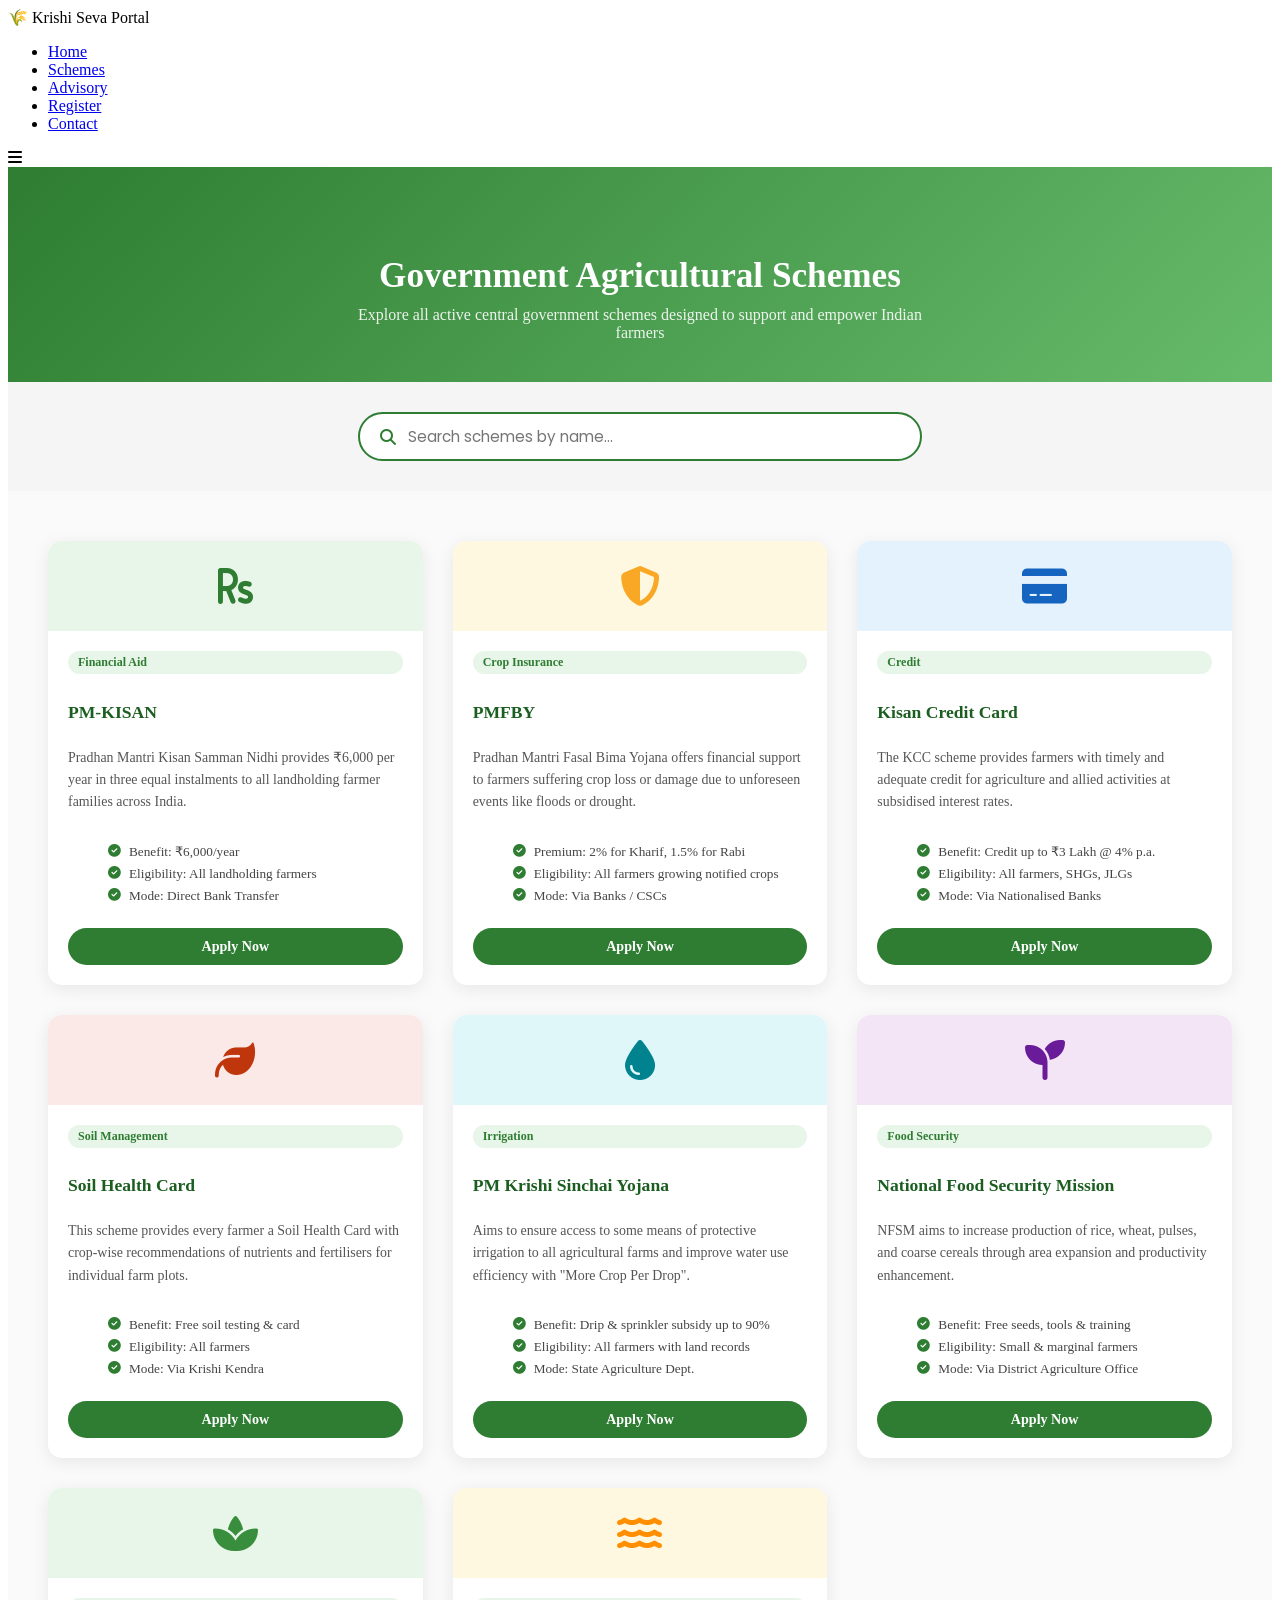
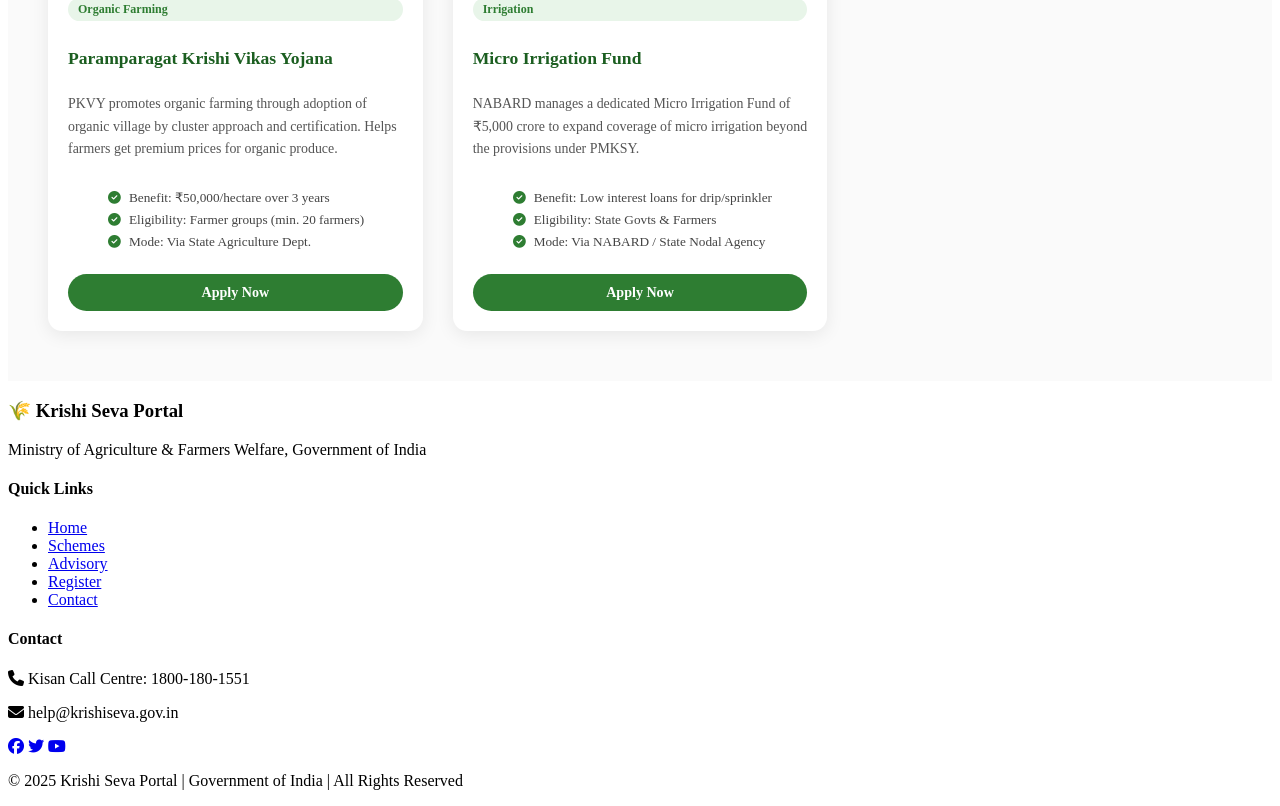
<file: schemes.html>
<!DOCTYPE html>
<html lang="en">
<head>
  <meta charset="UTF-8" />
  <meta name="viewport" content="width=device-width, initial-scale=1.0"/>
  <title>Schemes & Policies | Krishi Seva Portal</title>
  <link rel="stylesheet" href="D:\WD CP\home page\style.css"/>
  <link rel="stylesheet" href="schemes.css"/>
  <link href="https://fonts.googleapis.com/css2?family=Poppins:wght@300;400;600;700&display=swap" rel="stylesheet"/>
  <link rel="stylesheet" href="https://cdnjs.cloudflare.com/ajax/libs/font-awesome/6.4.0/css/all.min.css"/>
</head>
<body>

  <!-- NAVBAR (same as index.html) -->
  <nav class="navbar">
    <div class="logo">🌾 Krishi Seva Portal</div>
    <ul class="nav-links">
      <li><a href="D:\WD CP\home page\index.html">Home</a></li>
      <li><a href="D:\WD CP\home page\schemes\schemes.html" class="active">Schemes</a></li>
      <li><a href="D:\WD CP\home page\advisory\advisory.html">Advisory</a></li>
      <li><a href="D:\WD CP\home page\register\register.html">Register</a></li>
      <li><a href="D:\WD CP\home page\contact\contact.html">Contact</a></li>
    </ul>
    <div class="hamburger" onclick="toggleMenu()">
      <i class="fas fa-bars"></i>
    </div>
  </nav>

  <!-- PAGE HEADER -->
  <section class="page-header">
    <h1>Government Agricultural Schemes</h1>
    <p>Explore all active central government schemes designed to support and empower Indian farmers</p>
  </section>

  <!-- SEARCH BAR -->
  <section class="search-section">
    <div class="search-box">
      <i class="fas fa-search"></i>
      <input type="text" id="schemeSearch" placeholder="Search schemes by name..." onkeyup="filterSchemes()"/>
    </div>
  </section>

  <!-- SCHEMES GRID -->
  <section class="schemes-section">
    <div class="schemes-grid" id="schemesGrid">

      <div class="scheme-card" data-name="pm kisan pradhan mantri kisan samman nidhi">
        <div class="scheme-icon" style="background:#e8f5e9;">
          <i class="fas fa-rupee-sign" style="color:#2e7d32;"></i>
        </div>
        <div class="scheme-body">
          <span class="scheme-tag">Financial Aid</span>
          <h3>PM-KISAN</h3>
          <p>Pradhan Mantri Kisan Samman Nidhi provides ₹6,000 per year in three equal instalments to all landholding farmer families across India.</p>
          <ul class="scheme-details">
            <li><i class="fas fa-check-circle"></i> Benefit: ₹6,000/year</li>
            <li><i class="fas fa-check-circle"></i> Eligibility: All landholding farmers</li>
            <li><i class="fas fa-check-circle"></i> Mode: Direct Bank Transfer</li>
          </ul>
          <a href="D:\WD CP\home page\register\register.html" class="scheme-btn">Apply Now</a>
        </div>
      </div>

      <div class="scheme-card" data-name="pmfby pradhan mantri fasal bima yojana crop insurance">
        <div class="scheme-icon" style="background:#fff8e1;">
          <i class="fas fa-shield-alt" style="color:#f9a825;"></i>
        </div>
        <div class="scheme-body">
          <span class="scheme-tag">Crop Insurance</span>
          <h3>PMFBY</h3>
          <p>Pradhan Mantri Fasal Bima Yojana offers financial support to farmers suffering crop loss or damage due to unforeseen events like floods or drought.</p>
          <ul class="scheme-details">
            <li><i class="fas fa-check-circle"></i> Premium: 2% for Kharif, 1.5% for Rabi</li>
            <li><i class="fas fa-check-circle"></i> Eligibility: All farmers growing notified crops</li>
            <li><i class="fas fa-check-circle"></i> Mode: Via Banks / CSCs</li>
          </ul>
          <a href="D:\WD CP\home page\register\register.html" class="scheme-btn">Apply Now</a>
        </div>
      </div>

      <div class="scheme-card" data-name="kisan credit card kcc loan">
        <div class="scheme-icon" style="background:#e3f2fd;">
          <i class="fas fa-credit-card" style="color:#1565c0;"></i>
        </div>
        <div class="scheme-body">
          <span class="scheme-tag">Credit</span>
          <h3>Kisan Credit Card</h3>
          <p>The KCC scheme provides farmers with timely and adequate credit for agriculture and allied activities at subsidised interest rates.</p>
          <ul class="scheme-details">
            <li><i class="fas fa-check-circle"></i> Benefit: Credit up to ₹3 Lakh @ 4% p.a.</li>
            <li><i class="fas fa-check-circle"></i> Eligibility: All farmers, SHGs, JLGs</li>
            <li><i class="fas fa-check-circle"></i> Mode: Via Nationalised Banks</li>
          </ul>
          <a href="D:\WD CP\home page\register\register.html" class="scheme-btn">Apply Now</a>
        </div>
      </div>

      <div class="scheme-card" data-name="soil health card shc scheme">
        <div class="scheme-icon" style="background:#fbe9e7;">
          <i class="fas fa-leaf" style="color:#bf360c;"></i>
        </div>
        <div class="scheme-body">
          <span class="scheme-tag">Soil Management</span>
          <h3>Soil Health Card</h3>
          <p>This scheme provides every farmer a Soil Health Card with crop-wise recommendations of nutrients and fertilisers for individual farm plots.</p>
          <ul class="scheme-details">
            <li><i class="fas fa-check-circle"></i> Benefit: Free soil testing & card</li>
            <li><i class="fas fa-check-circle"></i> Eligibility: All farmers</li>
            <li><i class="fas fa-check-circle"></i> Mode: Via Krishi Kendra</li>
          </ul>
          <a href="D:\WD CP\home page\register\register.html" class="scheme-btn">Apply Now</a>
        </div>
      </div>

      <div class="scheme-card" data-name="pm krishi sinchai yojana irrigation water">
        <div class="scheme-icon" style="background:#e0f7fa;">
          <i class="fas fa-tint" style="color:#00838f;"></i>
        </div>
        <div class="scheme-body">
          <span class="scheme-tag">Irrigation</span>
          <h3>PM Krishi Sinchai Yojana</h3>
          <p>Aims to ensure access to some means of protective irrigation to all agricultural farms and improve water use efficiency with "More Crop Per Drop".</p>
          <ul class="scheme-details">
            <li><i class="fas fa-check-circle"></i> Benefit: Drip & sprinkler subsidy up to 90%</li>
            <li><i class="fas fa-check-circle"></i> Eligibility: All farmers with land records</li>
            <li><i class="fas fa-check-circle"></i> Mode: State Agriculture Dept.</li>
          </ul>
          <a href="D:\WD CP\home page\register\register.html" class="scheme-btn">Apply Now</a>
        </div>
      </div>

      <div class="scheme-card" data-name="national food security mission nfsm rice wheat pulses">
        <div class="scheme-icon" style="background:#f3e5f5;">
          <i class="fas fa-seedling" style="color:#6a1b9a;"></i>
        </div>
        <div class="scheme-body">
          <span class="scheme-tag">Food Security</span>
          <h3>National Food Security Mission</h3>
          <p>NFSM aims to increase production of rice, wheat, pulses, and coarse cereals through area expansion and productivity enhancement.</p>
          <ul class="scheme-details">
            <li><i class="fas fa-check-circle"></i> Benefit: Free seeds, tools & training</li>
            <li><i class="fas fa-check-circle"></i> Eligibility: Small & marginal farmers</li>
            <li><i class="fas fa-check-circle"></i> Mode: Via District Agriculture Office</li>
          </ul>
          <a href="D:\WD CP\home page\register\register.html" class="scheme-btn">Apply Now</a>
        </div>
      </div>

      <div class="scheme-card" data-name="paramparagat krishi vikas yojana pkvy organic farming">
        <div class="scheme-icon" style="background:#e8f5e9;">
          <i class="fas fa-spa" style="color:#388e3c;"></i>
        </div>
        <div class="scheme-body">
          <span class="scheme-tag">Organic Farming</span>
          <h3>Paramparagat Krishi Vikas Yojana</h3>
          <p>PKVY promotes organic farming through adoption of organic village by cluster approach and certification. Helps farmers get premium prices for organic produce.</p>
          <ul class="scheme-details">
            <li><i class="fas fa-check-circle"></i> Benefit: ₹50,000/hectare over 3 years</li>
            <li><i class="fas fa-check-circle"></i> Eligibility: Farmer groups (min. 20 farmers)</li>
            <li><i class="fas fa-check-circle"></i> Mode: Via State Agriculture Dept.</li>
          </ul>
          <a href="D:\WD CP\home page\register\register.html" class="scheme-btn">Apply Now</a>
        </div>
      </div>

      <div class="scheme-card" data-name="micro irrigation fund drip sprinkler nabard">
        <div class="scheme-icon" style="background:#fff8e1;">
          <i class="fas fa-water" style="color:#ff8f00;"></i>
        </div>
        <div class="scheme-body">
          <span class="scheme-tag">Irrigation</span>
          <h3>Micro Irrigation Fund</h3>
          <p>NABARD manages a dedicated Micro Irrigation Fund of ₹5,000 crore to expand coverage of micro irrigation beyond the provisions under PMKSY.</p>
          <ul class="scheme-details">
            <li><i class="fas fa-check-circle"></i> Benefit: Low interest loans for drip/sprinkler</li>
            <li><i class="fas fa-check-circle"></i> Eligibility: State Govts & Farmers</li>
            <li><i class="fas fa-check-circle"></i> Mode: Via NABARD / State Nodal Agency</li>
          </ul>
          <a href="D:\WD CP\home page\register\register.html" class="scheme-btn">Apply Now</a>
        </div>
      </div>

    </div>

    <!-- No Results Message -->
    <div id="noResults" style="display:none; text-align:center; padding:40px; color:#888;">
      <i class="fas fa-search" style="font-size:2rem; margin-bottom:10px;"></i>
      <p>No schemes found matching your search. Try a different keyword.</p>
    </div>

  </section>

  <!-- FOOTER (same as index.html) -->
  <footer class="footer">
    <div class="footer-content">
      <div class="footer-brand">
        <h3>🌾 Krishi Seva Portal</h3>
        <p>Ministry of Agriculture & Farmers Welfare, Government of India</p>
      </div>
      <div class="footer-links">
        <h4>Quick Links</h4>
        <ul>
          <li><a href="D:\WD CP\home page\index.html">Home</a></li>
          <li><a href="D:\WD CP\home page\schemes\schemes.html">Schemes</a></li>
          <li><a href="D:\WD CP\home page\advisory\advisory.html">Advisory</a></li>
          <li><a href="D:\WD CP\home page\register\register.html">Register</a></li>
          <li><a href="D:\WD CP\home page\contact\contact.html">Contact</a></li>
        </ul>
      </div>
      <div class="footer-contact">
        <h4>Contact</h4>
        <p><i class="fas fa-phone"></i> Kisan Call Centre: 1800-180-1551</p>
        <p><i class="fas fa-envelope"></i> help@krishiseva.gov.in</p>
        <div class="social-icons">
          <a href="#"><i class="fab fa-facebook"></i></a>
          <a href="#"><i class="fab fa-twitter"></i></a>
          <a href="#"><i class="fab fa-youtube"></i></a>
        </div>
      </div>
    </div>
    <div class="footer-bottom">
      <p>© 2025 Krishi Seva Portal | Government of India | All Rights Reserved</p>
    </div>
  </footer>

  <script src="D:\WD CP\home page\script.js"></script>
  <script src="D:\WD CP\home page\schemes\schemes.js"></script>
  
</body>
</html>
</file>
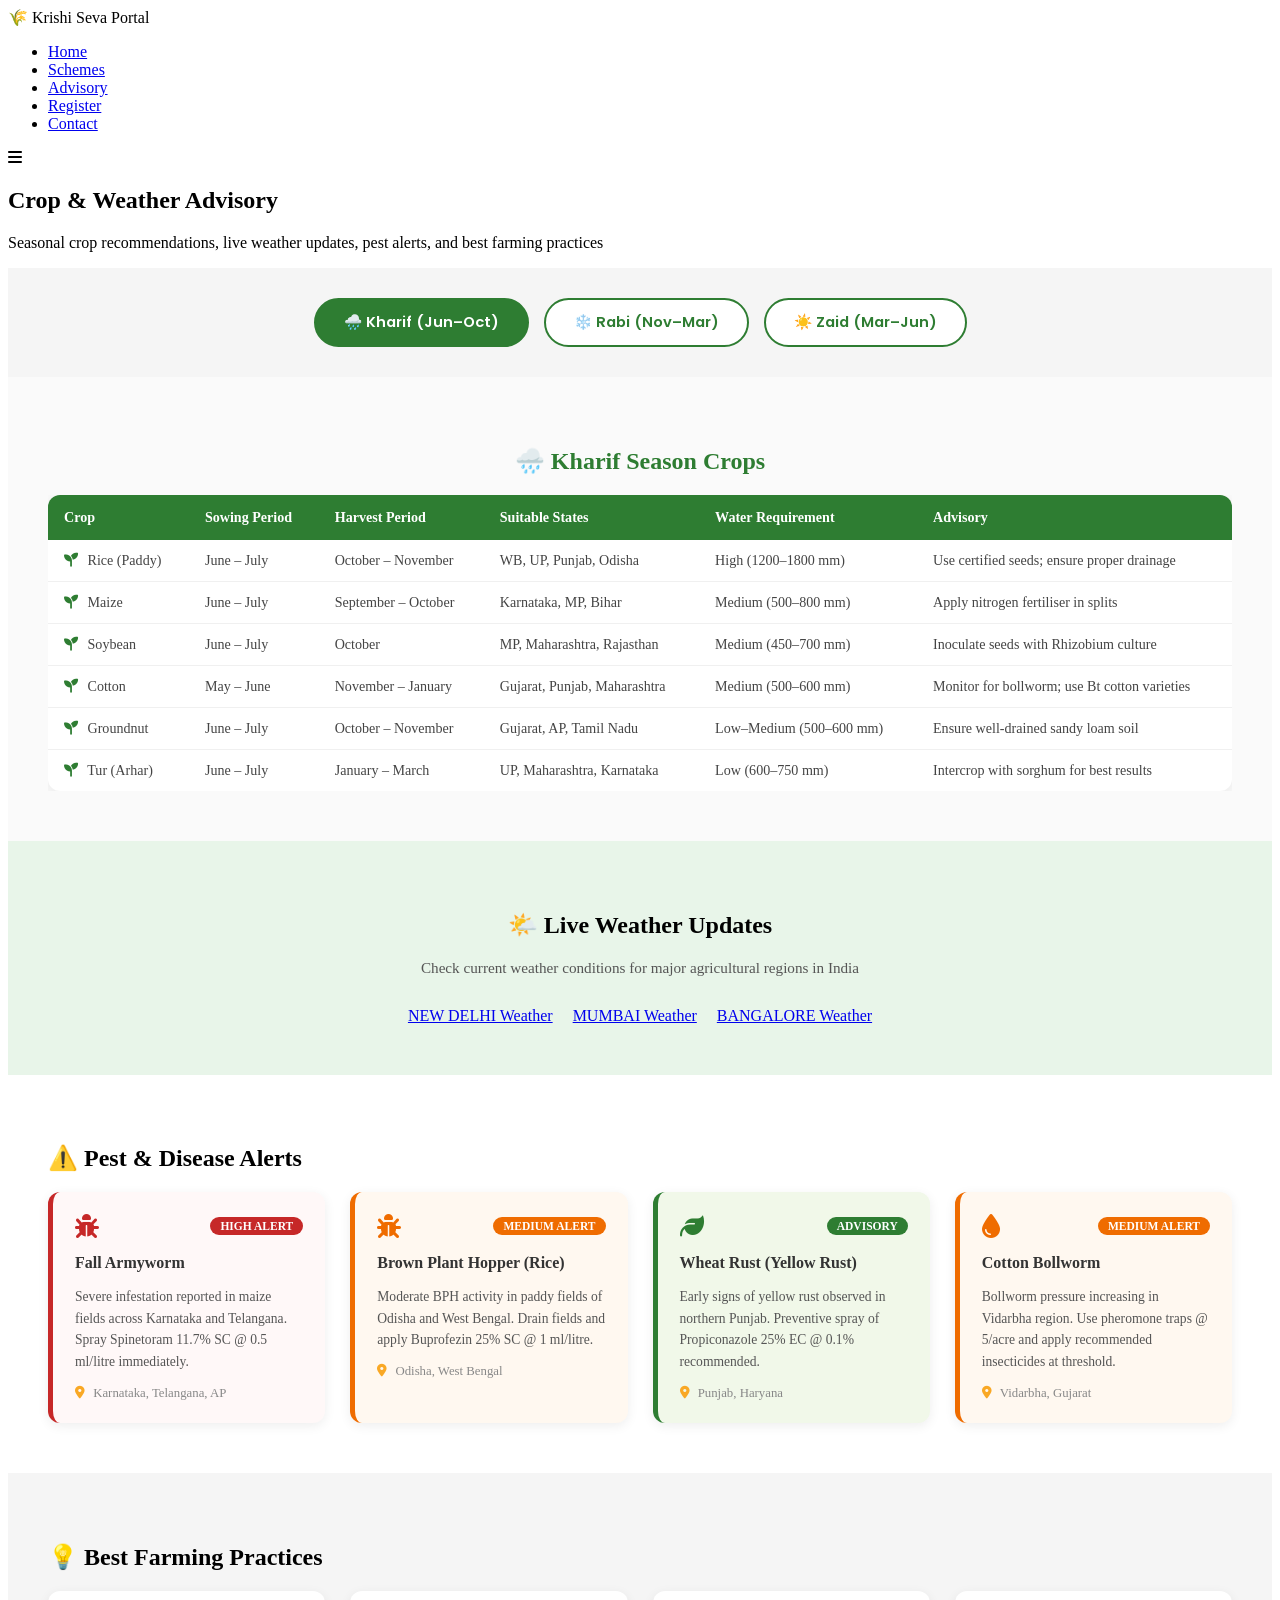
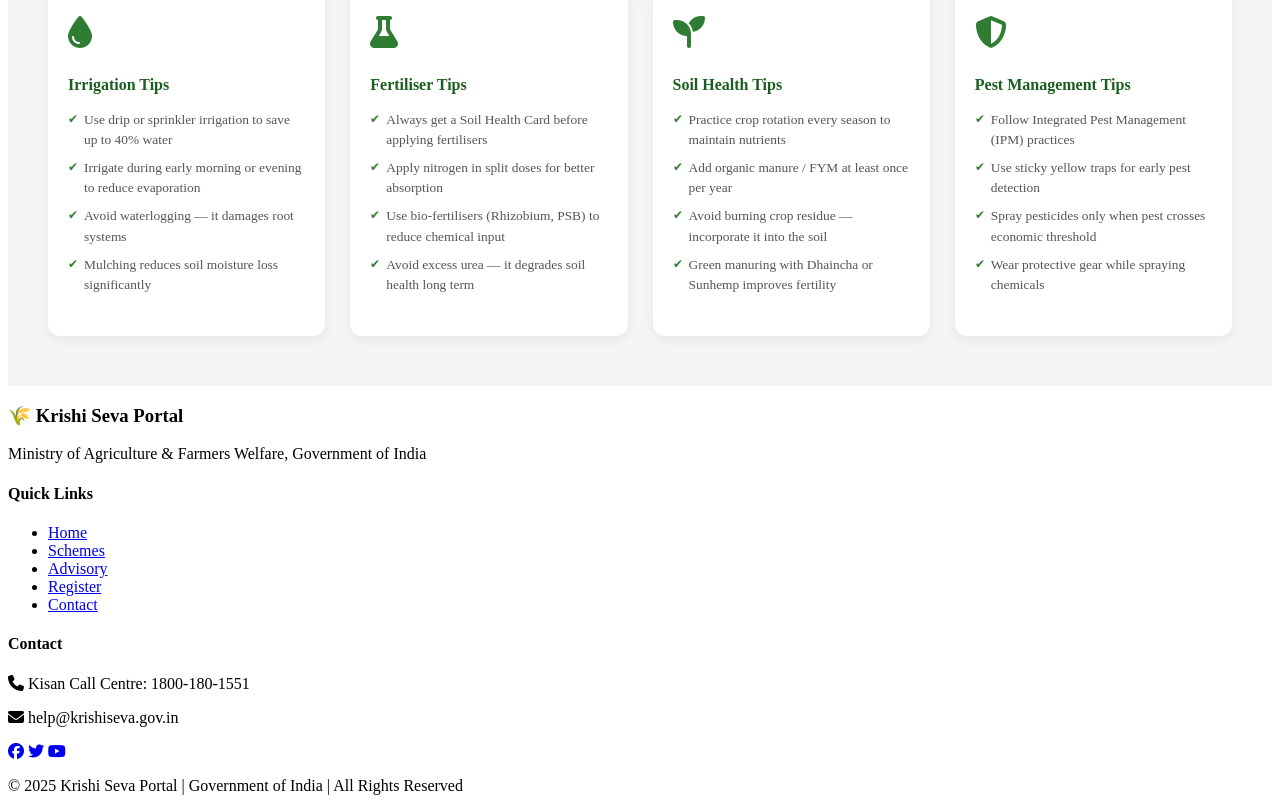
<file: advisory/advisory.html>
<!DOCTYPE html>
<html lang="en">
<head>
  <meta charset="UTF-8" />
  <meta name="viewport" content="width=device-width, initial-scale=1.0"/>
  <title>Crop & Weather Advisory | Krishi Seva Portal</title>
  <link rel="stylesheet" href="D:\WD CP\home page\style.css"/>
  <link rel="stylesheet" href="advisory.css"/>
  <link href="https://fonts.googleapis.com/css2?family=Poppins:wght@300;400;600;700&display=swap" rel="stylesheet"/>
  <link rel="stylesheet" href="https://cdnjs.cloudflare.com/ajax/libs/font-awesome/6.4.0/css/all.min.css"/>
</head>
<body>

  <!-- NAVBAR -->
  <nav class="navbar">
    <div class="logo">🌾 Krishi Seva Portal</div>
    <ul class="nav-links">
      <li><a href="D:\WD CP\home page\index.html">Home</a></li>
      <li><a href="D:\WD CP\home page\schemes\schemes.html">Schemes</a></li>
      <li><a href="D:\WD CP\home page\advisory\advisory.html" class="active">Advisory</a></li>
      <li><a href="D:\WD CP\home page\register\register.html">Register</a></li>
      <li><a href="D:\WD CP\home page\contact\contact.html">Contact</a></li>
    </ul>
    <div class="hamburger" onclick="toggleMenu()">
      <i class="fas fa-bars"></i>
    </div>
  </nav>

  <!-- PAGE HEADER -->
  <section class="page-header">
    <h1>Crop & Weather Advisory</h1>
    <p>Seasonal crop recommendations, live weather updates, pest alerts, and best farming practices</p>
  </section>

  <!-- SEASON TABS -->
  <section class="season-tabs-section">
    <div class="season-tabs">
      <button class="tab-btn active" onclick="showSeason('kharif')">🌧️ Kharif (Jun–Oct)</button>
      <button class="tab-btn" onclick="showSeason('rabi')">❄️ Rabi (Nov–Mar)</button>
      <button class="tab-btn" onclick="showSeason('zaid')">☀️ Zaid (Mar–Jun)</button>
    </div>
  </section>

  <!-- CROP TABLES -->
  <section class="crop-section">

    <!-- KHARIF -->
    <div class="season-content active" id="kharif">
      <h2 class="season-title">🌧️ Kharif Season Crops</h2>
      <div class="table-wrapper">
        <table class="crop-table">
          <thead>
            <tr>
              <th>Crop</th>
              <th>Sowing Period</th>
              <th>Harvest Period</th>
              <th>Suitable States</th>
              <th>Water Requirement</th>
              <th>Advisory</th>
            </tr>
          </thead>
          <tbody>
            <tr>
              <td><i class="fas fa-seedling"></i> Rice (Paddy)</td>
              <td>June – July</td>
              <td>October – November</td>
              <td>WB, UP, Punjab, Odisha</td>
              <td>High (1200–1800 mm)</td>
              <td>Use certified seeds; ensure proper drainage</td>
            </tr>
            <tr>
              <td><i class="fas fa-seedling"></i> Maize</td>
              <td>June – July</td>
              <td>September – October</td>
              <td>Karnataka, MP, Bihar</td>
              <td>Medium (500–800 mm)</td>
              <td>Apply nitrogen fertiliser in splits</td>
            </tr>
            <tr>
              <td><i class="fas fa-seedling"></i> Soybean</td>
              <td>June – July</td>
              <td>October</td>
              <td>MP, Maharashtra, Rajasthan</td>
              <td>Medium (450–700 mm)</td>
              <td>Inoculate seeds with Rhizobium culture</td>
            </tr>
            <tr>
              <td><i class="fas fa-seedling"></i> Cotton</td>
              <td>May – June</td>
              <td>November – January</td>
              <td>Gujarat, Punjab, Maharashtra</td>
              <td>Medium (500–600 mm)</td>
              <td>Monitor for bollworm; use Bt cotton varieties</td>
            </tr>
            <tr>
              <td><i class="fas fa-seedling"></i> Groundnut</td>
              <td>June – July</td>
              <td>October – November</td>
              <td>Gujarat, AP, Tamil Nadu</td>
              <td>Low–Medium (500–600 mm)</td>
              <td>Ensure well-drained sandy loam soil</td>
            </tr>
            <tr>
              <td><i class="fas fa-seedling"></i> Tur (Arhar)</td>
              <td>June – July</td>
              <td>January – March</td>
              <td>UP, Maharashtra, Karnataka</td>
              <td>Low (600–750 mm)</td>
              <td>Intercrop with sorghum for best results</td>
            </tr>
          </tbody>
        </table>
      </div>
    </div>

    <!-- RABI -->
    <div class="season-content" id="rabi">
      <h2 class="season-title">❄️ Rabi Season Crops</h2>
      <div class="table-wrapper">
        <table class="crop-table">
          <thead>
            <tr>
              <th>Crop</th>
              <th>Sowing Period</th>
              <th>Harvest Period</th>
              <th>Suitable States</th>
              <th>Water Requirement</th>
              <th>Advisory</th>
            </tr>
          </thead>
          <tbody>
            <tr>
              <td><i class="fas fa-seedling"></i> Wheat</td>
              <td>October – December</td>
              <td>March – April</td>
              <td>Punjab, Haryana, UP</td>
              <td>Medium (450–650 mm)</td>
              <td>Sow timely; avoid late sowing yield loss</td>
            </tr>
            <tr>
              <td><i class="fas fa-seedling"></i> Mustard</td>
              <td>October – November</td>
              <td>February – March</td>
              <td>Rajasthan, UP, MP</td>
              <td>Low (250–400 mm)</td>
              <td>Apply sulphur fertiliser for better oil content</td>
            </tr>
            <tr>
              <td><i class="fas fa-seedling"></i> Chickpea (Gram)</td>
              <td>October – November</td>
              <td>February – March</td>
              <td>MP, Rajasthan, Maharashtra</td>
              <td>Low (300–400 mm)</td>
              <td>Treat seeds with Trichoderma before sowing</td>
            </tr>
            <tr>
              <td><i class="fas fa-seedling"></i> Barley</td>
              <td>October – November</td>
              <td>March – April</td>
              <td>UP, Rajasthan, MP</td>
              <td>Low (250–300 mm)</td>
              <td>Suitable for saline soils; low-input crop</td>
            </tr>
            <tr>
              <td><i class="fas fa-seedling"></i> Potato</td>
              <td>October – November</td>
              <td>January – March</td>
              <td>UP, West Bengal, Bihar</td>
              <td>Medium (500–700 mm)</td>
              <td>Use certified disease-free seed tubers</td>
            </tr>
          </tbody>
        </table>
      </div>
    </div>

    <!-- ZAID -->
    <div class="season-content" id="zaid">
      <h2 class="season-title">☀️ Zaid Season Crops</h2>
      <div class="table-wrapper">
        <table class="crop-table">
          <thead>
            <tr>
              <th>Crop</th>
              <th>Sowing Period</th>
              <th>Harvest Period</th>
              <th>Suitable States</th>
              <th>Water Requirement</th>
              <th>Advisory</th>
            </tr>
          </thead>
          <tbody>
            <tr>
              <td><i class="fas fa-seedling"></i> Watermelon</td>
              <td>February – March</td>
              <td>May – June</td>
              <td>UP, Karnataka, AP</td>
              <td>Medium (400–600 mm)</td>
              <td>Needs warm dry weather; drip irrigation ideal</td>
            </tr>
            <tr>
              <td><i class="fas fa-seedling"></i> Muskmelon</td>
              <td>February – March</td>
              <td>May – June</td>
              <td>UP, Punjab, Rajasthan</td>
              <td>Low–Medium</td>
              <td>Sandy loam soil preferred; avoid waterlogging</td>
            </tr>
            <tr>
              <td><i class="fas fa-seedling"></i> Cucumber</td>
              <td>March – April</td>
              <td>May – June</td>
              <td>All states</td>
              <td>Medium</td>
              <td>Grow on trellis for better air circulation</td>
            </tr>
            <tr>
              <td><i class="fas fa-seedling"></i> Moong (Green Gram)</td>
              <td>March – April</td>
              <td>June – July</td>
              <td>Rajasthan, UP, Karnataka</td>
              <td>Low (300–400 mm)</td>
              <td>Short duration crop; good for soil health</td>
            </tr>
          </tbody>
        </table>
      </div>
    </div>

  </section>

  <!-- WEATHER WIDGET -->
  <section class="weather-section">
    <h2 class="section-title">🌤️ Live Weather Updates</h2>
    <p class="weather-sub">Check current weather conditions for major agricultural regions in India</p>
    <div class="weather-widget-wrap">
      <a class="weatherwidget-io"
        href="https://forecast7.com/en/28d6177d21/new-delhi/"
        data-label_1="NEW DELHI"
        data-label_2="Weather"
        data-theme="green">
        NEW DELHI Weather
      </a>
      <a class="weatherwidget-io"
        href="https://forecast7.com/en/19d0772d87/mumbai/"
        data-label_1="MUMBAI"
        data-label_2="Weather"
        data-theme="green">
        MUMBAI Weather
      </a>
      <a class="weatherwidget-io"
        href="https://forecast7.com/en/12d9777d56/bangalore/"
        data-label_1="BANGALORE"
        data-label_2="Weather"
        data-theme="green">
        BANGALORE Weather
      </a>
    </div>
    <script>
      !function(d,s,id){
        var js,fjs=d.getElementsByTagName(s)[0];
        if(!d.getElementById(id)){
          js=d.createElement(s);
          js.id=id;
          js.src='https://weatherwidget.io/js/widget.min.js';
          fjs.parentNode.insertBefore(js,fjs);
        }
      }(document,'script','weatherwidget-io-js');
    </script>
  </section>

  <!-- PEST ALERTS -->
  <section class="pest-section">
    <h2 class="section-title">⚠️ Pest & Disease Alerts</h2>
    <div class="pest-grid">
      <div class="pest-card alert-high">
        <div class="pest-header">
          <i class="fas fa-bug"></i>
          <span class="alert-badge high">High Alert</span>
        </div>
        <h3>Fall Armyworm</h3>
        <p>Severe infestation reported in maize fields across Karnataka and Telangana. Spray Spinetoram 11.7% SC @ 0.5 ml/litre immediately.</p>
        <span class="pest-region"><i class="fas fa-map-marker-alt"></i> Karnataka, Telangana, AP</span>
      </div>
      <div class="pest-card alert-medium">
        <div class="pest-header">
          <i class="fas fa-bug"></i>
          <span class="alert-badge medium">Medium Alert</span>
        </div>
        <h3>Brown Plant Hopper (Rice)</h3>
        <p>Moderate BPH activity in paddy fields of Odisha and West Bengal. Drain fields and apply Buprofezin 25% SC @ 1 ml/litre.</p>
        <span class="pest-region"><i class="fas fa-map-marker-alt"></i> Odisha, West Bengal</span>
      </div>
      <div class="pest-card alert-low">
        <div class="pest-header">
          <i class="fas fa-leaf"></i>
          <span class="alert-badge low">Advisory</span>
        </div>
        <h3>Wheat Rust (Yellow Rust)</h3>
        <p>Early signs of yellow rust observed in northern Punjab. Preventive spray of Propiconazole 25% EC @ 0.1% recommended.</p>
        <span class="pest-region"><i class="fas fa-map-marker-alt"></i> Punjab, Haryana</span>
      </div>
      <div class="pest-card alert-medium">
        <div class="pest-header">
          <i class="fas fa-tint"></i>
          <span class="alert-badge medium">Medium Alert</span>
        </div>
        <h3>Cotton Bollworm</h3>
        <p>Bollworm pressure increasing in Vidarbha region. Use pheromone traps @ 5/acre and apply recommended insecticides at threshold.</p>
        <span class="pest-region"><i class="fas fa-map-marker-alt"></i> Vidarbha, Gujarat</span>
      </div>
    </div>
  </section>

  <!-- FARMING TIPS -->
  <section class="tips-section">
    <h2 class="section-title">💡 Best Farming Practices</h2>
    <div class="tips-grid">
      <div class="tip-card">
        <i class="fas fa-tint"></i>
        <h3>Irrigation Tips</h3>
        <ul>
          <li>Use drip or sprinkler irrigation to save up to 40% water</li>
          <li>Irrigate during early morning or evening to reduce evaporation</li>
          <li>Avoid waterlogging — it damages root systems</li>
          <li>Mulching reduces soil moisture loss significantly</li>
        </ul>
      </div>
      <div class="tip-card">
        <i class="fas fa-flask"></i>
        <h3>Fertiliser Tips</h3>
        <ul>
          <li>Always get a Soil Health Card before applying fertilisers</li>
          <li>Apply nitrogen in split doses for better absorption</li>
          <li>Use bio-fertilisers (Rhizobium, PSB) to reduce chemical input</li>
          <li>Avoid excess urea — it degrades soil health long term</li>
        </ul>
      </div>
      <div class="tip-card">
        <i class="fas fa-seedling"></i>
        <h3>Soil Health Tips</h3>
        <ul>
          <li>Practice crop rotation every season to maintain nutrients</li>
          <li>Add organic manure / FYM at least once per year</li>
          <li>Avoid burning crop residue — incorporate it into the soil</li>
          <li>Green manuring with Dhaincha or Sunhemp improves fertility</li>
        </ul>
      </div>
      <div class="tip-card">
        <i class="fas fa-shield-alt"></i>
        <h3>Pest Management Tips</h3>
        <ul>
          <li>Follow Integrated Pest Management (IPM) practices</li>
          <li>Use sticky yellow traps for early pest detection</li>
          <li>Spray pesticides only when pest crosses economic threshold</li>
          <li>Wear protective gear while spraying chemicals</li>
        </ul>
      </div>
    </div>
  </section>

  <!-- FOOTER -->
  <footer class="footer">
    <div class="footer-content">
      <div class="footer-brand">
        <h3>🌾 Krishi Seva Portal</h3>
        <p>Ministry of Agriculture & Farmers Welfare, Government of India</p>
      </div>
      <div class="footer-links">
        <h4>Quick Links</h4>
        <ul>
          <li><a href="D:\WD CP\home page\index.html">Home</a></li>
          <li><a href="D:\WD CP\home page\schemes\schemes.html">Schemes</a></li>
          <li><a href="D:\WD CP\home page\advisory\advisory.html">Advisory</a></li>
          <li><a href="D:\WD CP\home page\register\register.html">Register</a></li>
          <li><a href="D:\WD CP\home page\contact\contact.html">Contact</a></li>
        </ul>
      </div>
      <div class="footer-contact">
        <h4>Contact</h4>
        <p><i class="fas fa-phone"></i> Kisan Call Centre: 1800-180-1551</p>
        <p><i class="fas fa-envelope"></i> help@krishiseva.gov.in</p>
        <div class="social-icons">
          <a href="#"><i class="fab fa-facebook"></i></a>
          <a href="#"><i class="fab fa-twitter"></i></a>
          <a href="#"><i class="fab fa-youtube"></i></a>
        </div>
      </div>
    </div>
    <div class="footer-bottom">
      <p>© 2025 Krishi Seva Portal | Government of India | All Rights Reserved</p>
    </div>
  </footer>

  <script src="D:\WD CP\home page\script.js"></script>
  <script src="D:\WD CP\home page\advisory\advisory.js"></script>
 
</body>
</html>
</file>
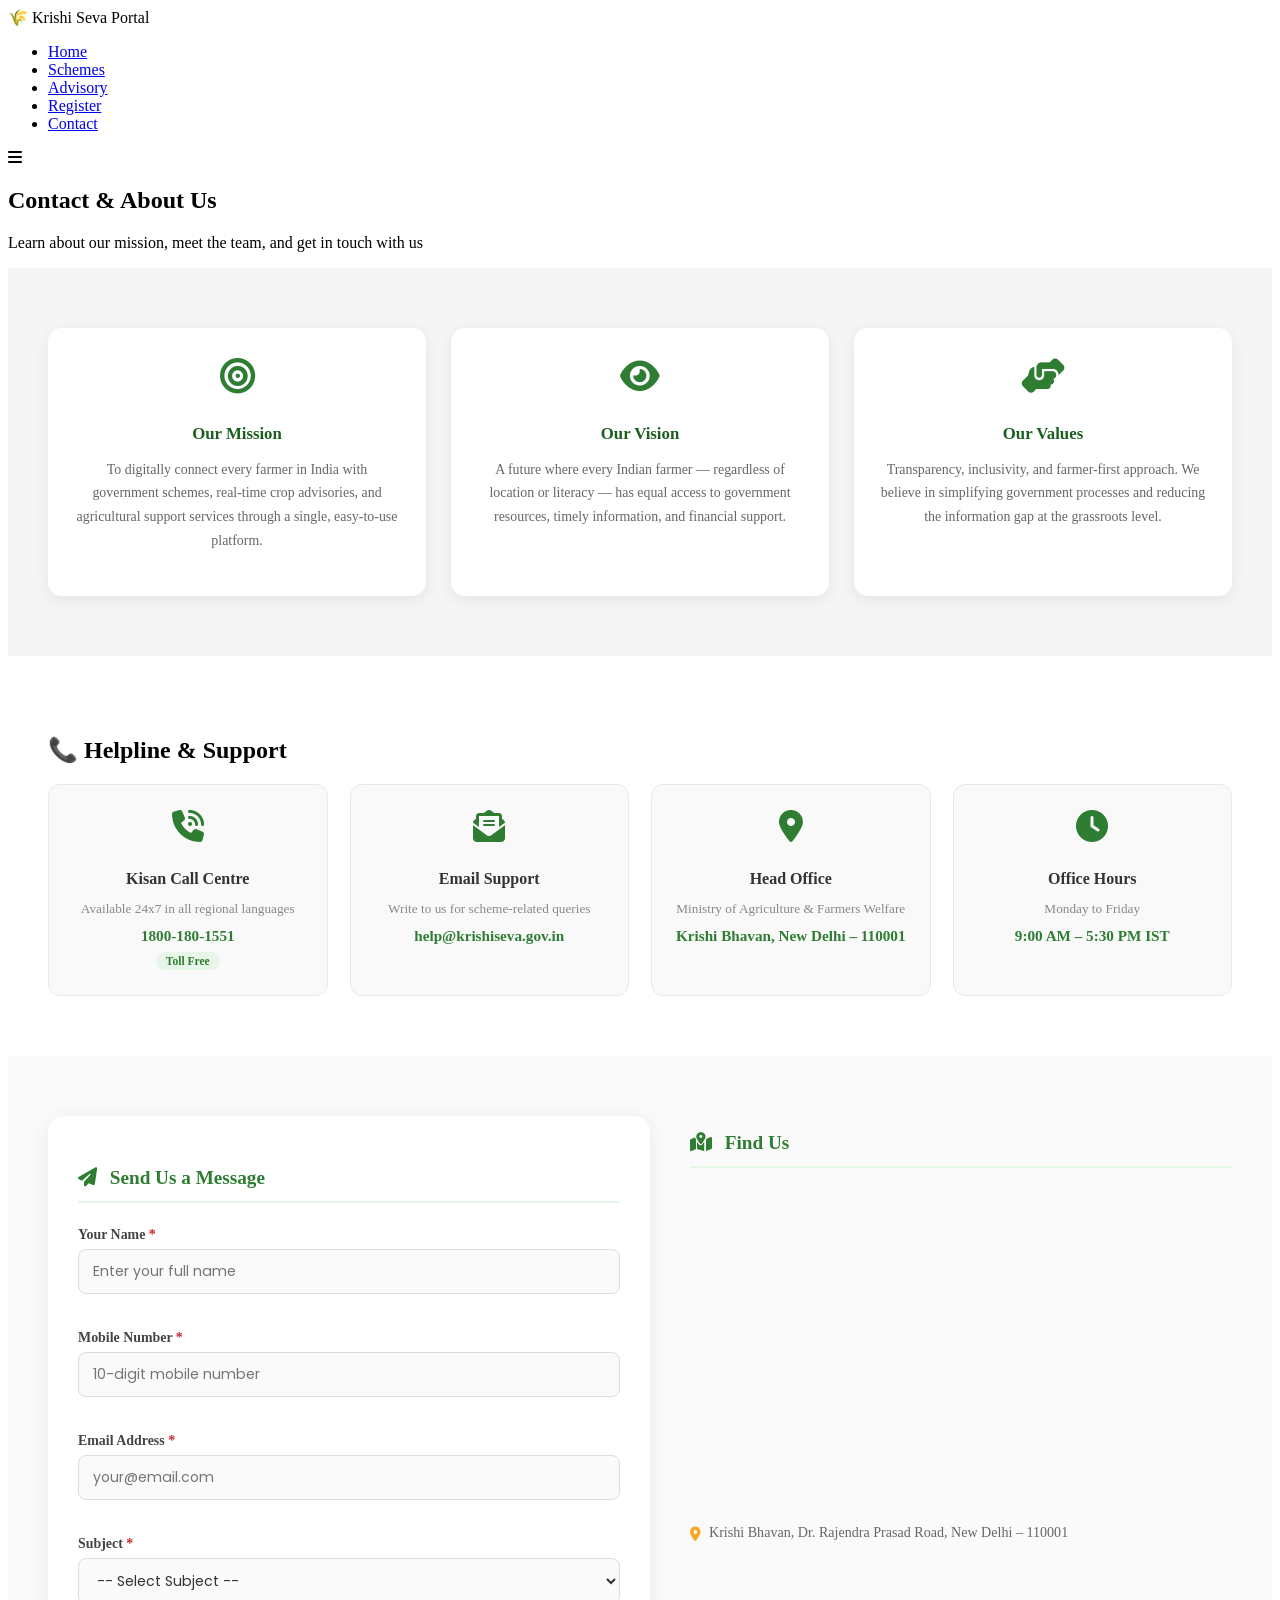
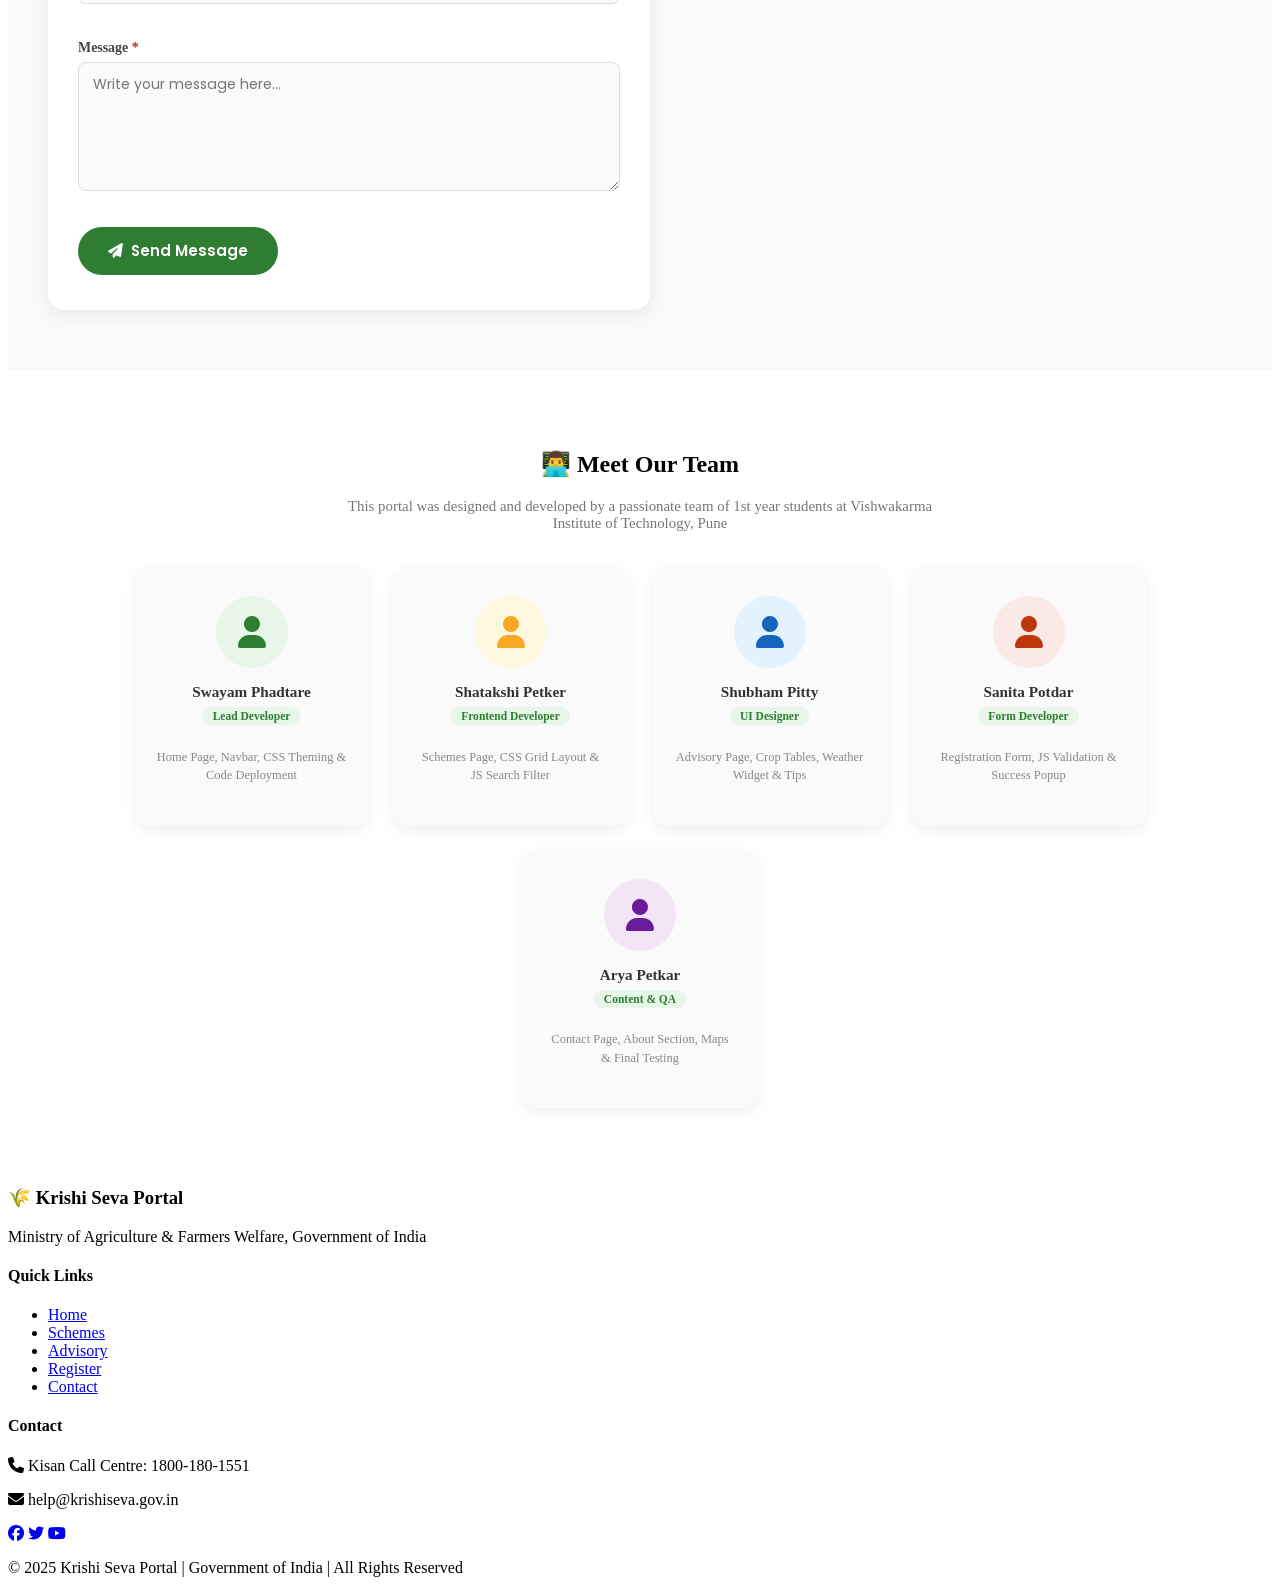
<file: contact/contact.html>
<!DOCTYPE html>
<html lang="en">
<head>
  <meta charset="UTF-8" />
  <meta name="viewport" content="width=device-width, initial-scale=1.0"/>
  <title>Contact & About | Krishi Seva Portal</title>
  <link rel="stylesheet" href="D:\WD CP\home page\style.css"/>
  <link rel="stylesheet" href="contact.css"/>
  <link href="https://fonts.googleapis.com/css2?family=Poppins:wght@300;400;600;700&display=swap" rel="stylesheet"/>
  <link rel="stylesheet" href="https://cdnjs.cloudflare.com/ajax/libs/font-awesome/6.4.0/css/all.min.css"/>
</head>
<body>

  <!-- NAVBAR -->
  <nav class="navbar">
    <div class="logo">🌾 Krishi Seva Portal</div>
    <ul class="nav-links">
      <li><a href="D:\WD CP\home page\index.html">Home</a></li>
      <li><a href="D:\WD CP\home page\schemes\schemes.html">Schemes</a></li>
      <li><a href="D:\WD CP\home page\advisory\advisory.html">Advisory</a></li>
      <li><a href="D:\WD CP\home page\register\register.html">Register</a></li>
      <li><a href="D:\WD CP\home page\contact\contact.html" class="active">Contact</a></li>
    </ul>
    <div class="hamburger" onclick="toggleMenu()">
      <i class="fas fa-bars"></i>
    </div>
  </nav>

  <!-- PAGE HEADER -->
  <section class="page-header">
    <h1>Contact & About Us</h1>
    <p>Learn about our mission, meet the team, and get in touch with us</p>
  </section>

  <!-- ABOUT SECTION -->
  <section class="about-section">
    <div class="about-grid">
      <div class="about-card">
        <i class="fas fa-bullseye"></i>
        <h3>Our Mission</h3>
        <p>To digitally connect every farmer in India with government schemes, real-time crop advisories, and agricultural support services through a single, easy-to-use platform.</p>
      </div>
      <div class="about-card">
        <i class="fas fa-eye"></i>
        <h3>Our Vision</h3>
        <p>A future where every Indian farmer — regardless of location or literacy — has equal access to government resources, timely information, and financial support.</p>
      </div>
      <div class="about-card">
        <i class="fas fa-hands-helping"></i>
        <h3>Our Values</h3>
        <p>Transparency, inclusivity, and farmer-first approach. We believe in simplifying government processes and reducing the information gap at the grassroots level.</p>
      </div>
    </div>
  </section>

  <!-- HELPLINE SECTION -->
  <section class="helpline-section">
    <h2 class="section-title">📞 Helpline & Support</h2>
    <div class="helpline-grid">
      <div class="helpline-card">
        <i class="fas fa-phone-volume"></i>
        <h3>Kisan Call Centre</h3>
        <p>Available 24x7 in all regional languages</p>
        <a href="tel:18001801551" class="helpline-num">1800-180-1551</a>
        <span class="free-badge">Toll Free</span>
      </div>
      <div class="helpline-card">
        <i class="fas fa-envelope-open-text"></i>
        <h3>Email Support</h3>
        <p>Write to us for scheme-related queries</p>
        <a href="mailto:help@krishiseva.gov.in" class="helpline-num">help@krishiseva.gov.in</a>
      </div>
      <div class="helpline-card">
        <i class="fas fa-map-marker-alt"></i>
        <h3>Head Office</h3>
        <p>Ministry of Agriculture & Farmers Welfare</p>
        <span class="helpline-num">Krishi Bhavan, New Delhi – 110001</span>
      </div>
      <div class="helpline-card">
        <i class="fas fa-clock"></i>
        <h3>Office Hours</h3>
        <p>Monday to Friday</p>
        <span class="helpline-num">9:00 AM – 5:30 PM IST</span>
      </div>
    </div>
  </section>

  <!-- CONTACT FORM + MAP -->
  <section class="contact-main">
    <div class="contact-form-box">
      <h2><i class="fas fa-paper-plane"></i> Send Us a Message</h2>
      <div class="form-group">
        <label>Your Name <span>*</span></label>
        <input type="text" id="cName" placeholder="Enter your full name"/>
        <span class="error-msg" id="err-cName"></span>
      </div>
      <div class="form-group">
        <label>Mobile Number <span>*</span></label>
        <input type="text" id="cMobile" placeholder="10-digit mobile number" maxlength="10"/>
        <span class="error-msg" id="err-cMobile"></span>
      </div>
      <div class="form-group">
        <label>Email Address <span>*</span></label>
        <input type="email" id="cEmail" placeholder="your@email.com"/>
        <span class="error-msg" id="err-cEmail"></span>
      </div>
      <div class="form-group">
        <label>Subject <span>*</span></label>
        <select id="cSubject">
          <option value="">-- Select Subject --</option>
          <option>Scheme Enquiry</option>
          <option>Registration Issue</option>
          <option>Technical Problem</option>
          <option>Advisory Feedback</option>
          <option>Other</option>
        </select>
        <span class="error-msg" id="err-cSubject"></span>
      </div>
      <div class="form-group">
        <label>Message <span>*</span></label>
        <textarea id="cMessage" rows="5" placeholder="Write your message here..."></textarea>
        <span class="error-msg" id="err-cMessage"></span>
      </div>
      <button class="btn-submit-contact" onclick="submitContact()">
        <i class="fas fa-paper-plane"></i> Send Message
      </button>
      <div class="contact-success" id="contactSuccess">
        ✅ Your message has been sent successfully! We will get back to you within 2 working days.
      </div>
    </div>

    <div class="map-box">
      <h2><i class="fas fa-map-marked-alt"></i> Find Us</h2>
      <iframe
        src="https://www.google.com/maps/embed?pb=!1m18!1m12!1m3!1d3501.9!2d77.2090!3d28.6224!2m3!1f0!2f0!3f0!3m2!1i1024!2i768!4f13.1!3m3!1m2!1s0x390cfd37b741d057%3A0xcdee88e47393c3f1!2sKrishi%20Bhavan!5e0!3m2!1sen!2sin!4v1620000000000!5m2!1sen!2sin"
        width="100%"
        height="320"
        style="border:0; border-radius:12px;"
        allowfullscreen=""
        loading="lazy"
        referrerpolicy="no-referrer-when-downgrade">
      </iframe>
      <div class="map-address">
        <i class="fas fa-map-marker-alt"></i>
        Krishi Bhavan, Dr. Rajendra Prasad Road, New Delhi – 110001
      </div>
    </div>
  </section>

  <!-- TEAM SECTION -->
  <section class="team-section">
    <h2 class="section-title">👨‍💻 Meet Our Team</h2>
    <p class="team-sub">This portal was designed and developed by a passionate team of 1st year students at Vishwakarma Institute of Technology, Pune</p>
    <div class="team-grid">

      <div class="team-card">
        <div class="team-avatar" style="background:#e8f5e9;">
          <i class="fas fa-user" style="color:#2e7d32;"></i>
        </div>
        <h3>Swayam Phadtare</h3>
        <span class="team-role">Lead Developer</span>
        <p>Home Page, Navbar, CSS Theming & Code Deployment</p>
      </div>

      <div class="team-card">
        <div class="team-avatar" style="background:#fff8e1;">
          <i class="fas fa-user" style="color:#f9a825;"></i>
        </div>
        <h3>Shatakshi Petker</h3>
        <span class="team-role">Frontend Developer</span>
        <p>Schemes Page, CSS Grid Layout & JS Search Filter</p>
      </div>

      <div class="team-card">
        <div class="team-avatar" style="background:#e3f2fd;">
          <i class="fas fa-user" style="color:#1565c0;"></i>
        </div>
        <h3>Shubham Pitty</h3>
        <span class="team-role">UI Designer</span>
        <p>Advisory Page, Crop Tables, Weather Widget & Tips</p>
      </div>

      <div class="team-card">
        <div class="team-avatar" style="background:#fbe9e7;">
          <i class="fas fa-user" style="color:#bf360c;"></i>
        </div>
        <h3>Sanita Potdar</h3>
        <span class="team-role">Form Developer</span>
        <p>Registration Form, JS Validation & Success Popup</p>
      </div>

      <div class="team-card">
        <div class="team-avatar" style="background:#f3e5f5;">
          <i class="fas fa-user" style="color:#6a1b9a;"></i>
        </div>
        <h3>Arya Petkar</h3>
        <span class="team-role">Content & QA</span>
        <p>Contact Page, About Section, Maps & Final Testing</p>
      </div>

    </div>
  </section>

  <!-- FOOTER -->
  <footer class="footer">
    <div class="footer-content">
      <div class="footer-brand">
        <h3>🌾 Krishi Seva Portal</h3>
        <p>Ministry of Agriculture & Farmers Welfare, Government of India</p>
      </div>
      <div class="footer-links">
        <h4>Quick Links</h4>
        <ul>
          <li><a href="D:\WD CP\home page\index.html">Home</a></li>
          <li><a href="D:\WD CP\home page\schemes\schemes.html">Schemes</a></li>
          <li><a href="D:\WD CP\home page\advisory\advisory.html">Advisory</a></li>
          <li><a href="D:\WD CP\home page\register\register.html">Register</a></li>
          <li><a href="D:\WD CP\home page\contact\contact.html">Contact</a></li>
        </ul>
      </div>
      <div class="footer-contact">
        <h4>Contact</h4>
        <p><i class="fas fa-phone"></i> Kisan Call Centre: 1800-180-1551</p>
        <p><i class="fas fa-envelope"></i> help@krishiseva.gov.in</p>
        <div class="social-icons">
          <a href="#"><i class="fab fa-facebook"></i></a>
          <a href="#"><i class="fab fa-twitter"></i></a>
          <a href="#"><i class="fab fa-youtube"></i></a>
        </div>
      </div>
    </div>
    <div class="footer-bottom">
      <p>© 2025 Krishi Seva Portal | Government of India | All Rights Reserved</p>
    </div>
  </footer>

  <script src="D:\WD CP\home page\script.js"></script>
  <script src="D:\WD CP\home page\contact\contact.js"></script>
 
</body>
</html>
</file>
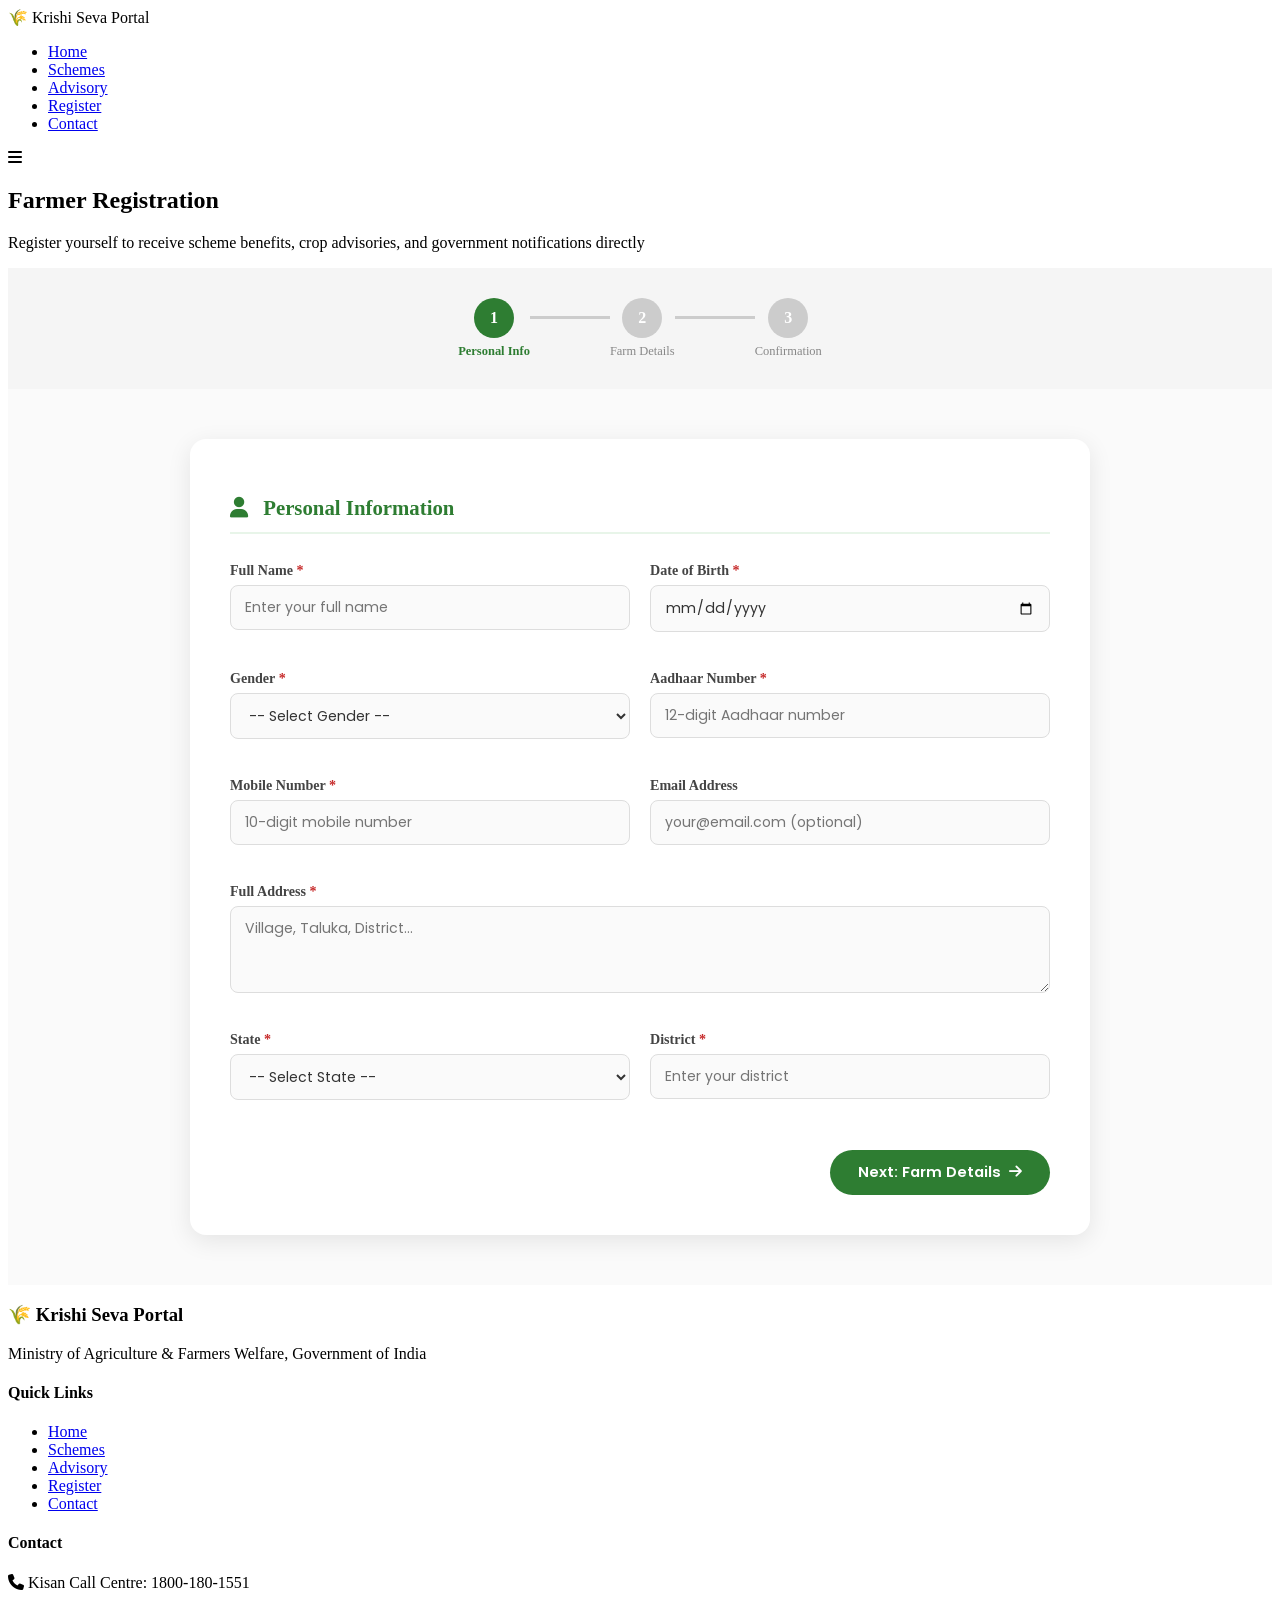
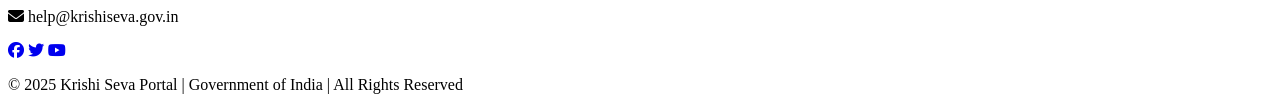
<file: register/register.html>
<!DOCTYPE html>
<html lang="en">
<head>
  <meta charset="UTF-8" />
  <meta name="viewport" content="width=device-width, initial-scale=1.0"/>
  <title>Farmer Registration | Krishi Seva Portal</title>
  <link rel="stylesheet" href="D:\WD CP\home page\style.css"/>
  <link rel="stylesheet" href="register.css"/>
  <link href="https://fonts.googleapis.com/css2?family=Poppins:wght@300;400;600;700&display=swap" rel="stylesheet"/>
  <link rel="stylesheet" href="https://cdnjs.cloudflare.com/ajax/libs/font-awesome/6.4.0/css/all.min.css"/>
</head>
<body>

  <!-- NAVBAR -->
  <nav class="navbar">
    <div class="logo">🌾 Krishi Seva Portal</div>
    <ul class="nav-links">
      <li><a href="D:\WD CP\home page\index.html">Home</a></li>
      <li><a href="D:\WD CP\home page\schemes\schemes.html">Schemes</a></li>
      <li><a href="D:\WD CP\home page\advisory\advisory.html">Advisory</a></li>
      <li><a href="D:\WD CP\home page\register\register.html" class="active">Register</a></li>
      <li><a href="D:\WD CP\home page\contact\contact.html">Contact</a></li>
    </ul>
    <div class="hamburger" onclick="toggleMenu()">
      <i class="fas fa-bars"></i>
    </div>
  </nav>

  <!-- PAGE HEADER -->
  <section class="page-header">
    <h1>Farmer Registration</h1>
    <p>Register yourself to receive scheme benefits, crop advisories, and government notifications directly</p>
  </section>

  <!-- STEPS INDICATOR -->
  <section class="steps-section">
    <div class="steps">
      <div class="step active" id="step-ind-1">
        <div class="step-circle">1</div>
        <span>Personal Info</span>
      </div>
      <div class="step-line"></div>
      <div class="step" id="step-ind-2">
        <div class="step-circle">2</div>
        <span>Farm Details</span>
      </div>
      <div class="step-line"></div>
      <div class="step" id="step-ind-3">
        <div class="step-circle">3</div>
        <span>Confirmation</span>
      </div>
    </div>
  </section>

  <!-- FORM SECTION -->
  <section class="form-section">
    <div class="form-container">

      <!-- STEP 1: Personal Info -->
      <div class="form-step active" id="formStep1">
        <h2 class="form-title"><i class="fas fa-user"></i> Personal Information</h2>

        <div class="form-row">
          <div class="form-group">
            <label>Full Name <span>*</span></label>
            <input type="text" id="fullName" placeholder="Enter your full name"/>
            <span class="error-msg" id="err-fullName"></span>
          </div>
          <div class="form-group">
            <label>Date of Birth <span>*</span></label>
            <input type="date" id="dob"/>
            <span class="error-msg" id="err-dob"></span>
          </div>
        </div>

        <div class="form-row">
          <div class="form-group">
            <label>Gender <span>*</span></label>
            <select id="gender">
              <option value="">-- Select Gender --</option>
              <option>Male</option>
              <option>Female</option>
              <option>Other</option>
            </select>
            <span class="error-msg" id="err-gender"></span>
          </div>
          <div class="form-group">
            <label>Aadhaar Number <span>*</span></label>
            <input type="text" id="aadhaar" placeholder="12-digit Aadhaar number" maxlength="12"/>
            <span class="error-msg" id="err-aadhaar"></span>
          </div>
        </div>

        <div class="form-row">
          <div class="form-group">
            <label>Mobile Number <span>*</span></label>
            <input type="text" id="mobile" placeholder="10-digit mobile number" maxlength="10"/>
            <span class="error-msg" id="err-mobile"></span>
          </div>
          <div class="form-group">
            <label>Email Address</label>
            <input type="email" id="email" placeholder="your@email.com (optional)"/>
            <span class="error-msg" id="err-email"></span>
          </div>
        </div>

        <div class="form-row">
          <div class="form-group full-width">
            <label>Full Address <span>*</span></label>
            <textarea id="address" rows="3" placeholder="Village, Taluka, District..."></textarea>
            <span class="error-msg" id="err-address"></span>
          </div>
        </div>

        <div class="form-row">
          <div class="form-group">
            <label>State <span>*</span></label>
            <select id="state">
              <option value="">-- Select State --</option>
              <option>Andhra Pradesh</option><option>Assam</option>
              <option>Bihar</option><option>Chhattisgarh</option>
              <option>Gujarat</option><option>Haryana</option>
              <option>Himachal Pradesh</option><option>Jharkhand</option>
              <option>Karnataka</option><option>Kerala</option>
              <option>Madhya Pradesh</option><option>Maharashtra</option>
              <option>Odisha</option><option>Punjab</option>
              <option>Rajasthan</option><option>Tamil Nadu</option>
              <option>Telangana</option><option>Uttar Pradesh</option>
              <option>Uttarakhand</option><option>West Bengal</option>
            </select>
            <span class="error-msg" id="err-state"></span>
          </div>
          <div class="form-group">
            <label>District <span>*</span></label>
            <input type="text" id="district" placeholder="Enter your district"/>
            <span class="error-msg" id="err-district"></span>
          </div>
        </div>

        <div class="form-nav">
          <button class="btn-next" onclick="goToStep2()">Next: Farm Details <i class="fas fa-arrow-right"></i></button>
        </div>
      </div>

      <!-- STEP 2: Farm Details -->
      <div class="form-step" id="formStep2">
        <h2 class="form-title"><i class="fas fa-tractor"></i> Farm Details</h2>

        <div class="form-row">
          <div class="form-group">
            <label>Land Area (in Acres) <span>*</span></label>
            <input type="number" id="landArea" placeholder="e.g. 2.5" min="0" step="0.1"/>
            <span class="error-msg" id="err-landArea"></span>
          </div>
          <div class="form-group">
            <label>Land Ownership <span>*</span></label>
            <select id="landOwn">
              <option value="">-- Select --</option>
              <option>Own Land</option>
              <option>Leased Land</option>
              <option>Shared / Cooperative</option>
            </select>
            <span class="error-msg" id="err-landOwn"></span>
          </div>
        </div>

        <div class="form-row">
          <div class="form-group">
            <label>Primary Crop <span>*</span></label>
            <select id="cropType">
              <option value="">-- Select Crop --</option>
              <option>Rice (Paddy)</option><option>Wheat</option>
              <option>Maize</option><option>Soybean</option>
              <option>Cotton</option><option>Groundnut</option>
              <option>Sugarcane</option><option>Mustard</option>
              <option>Chickpea (Gram)</option><option>Tur (Arhar)</option>
              <option>Vegetables</option><option>Fruits</option>
              <option>Other</option>
            </select>
            <span class="error-msg" id="err-cropType"></span>
          </div>
          <div class="form-group">
            <label>Irrigation Source <span>*</span></label>
            <select id="irrigation">
              <option value="">-- Select --</option>
              <option>Canal</option>
              <option>Borewell / Tubewell</option>
              <option>Rainwater (Rainfed)</option>
              <option>Drip / Sprinkler</option>
              <option>River / Pond</option>
            </select>
            <span class="error-msg" id="err-irrigation"></span>
          </div>
        </div>

        <div class="form-row">
          <div class="form-group">
            <label>Farming Type <span>*</span></label>
            <select id="farmingType">
              <option value="">-- Select --</option>
              <option>Traditional / Conventional</option>
              <option>Organic Farming</option>
              <option>Mixed Farming</option>
              <option>Horticulture</option>
            </select>
            <span class="error-msg" id="err-farmingType"></span>
          </div>
          <div class="form-group">
            <label>Annual Income (approx.) <span>*</span></label>
            <select id="income">
              <option value="">-- Select --</option>
              <option>Below ₹1 Lakh</option>
              <option>₹1 – 2 Lakh</option>
              <option>₹2 – 5 Lakh</option>
              <option>Above ₹5 Lakh</option>
            </select>
            <span class="error-msg" id="err-income"></span>
          </div>
        </div>

        <div class="form-row">
          <div class="form-group full-width">
            <label>Schemes Interested In</label>
            <div class="checkbox-group">
              <label><input type="checkbox" value="PM-KISAN"/> PM-KISAN</label>
              <label><input type="checkbox" value="PMFBY"/> PMFBY (Crop Insurance)</label>
              <label><input type="checkbox" value="KCC"/> Kisan Credit Card</label>
              <label><input type="checkbox" value="SHC"/> Soil Health Card</label>
              <label><input type="checkbox" value="PMKSY"/> PM Krishi Sinchai Yojana</label>
              <label><input type="checkbox" value="PKVY"/> Organic Farming (PKVY)</label>
            </div>
          </div>
        </div>

        <div class="form-nav">
          <button class="btn-back" onclick="goToStep1()"><i class="fas fa-arrow-left"></i> Back</button>
          <button class="btn-next" onclick="goToStep3()">Review & Submit <i class="fas fa-arrow-right"></i></button>
        </div>
      </div>

      <!-- STEP 3: Review -->
      <div class="form-step" id="formStep3">
        <h2 class="form-title"><i class="fas fa-check-circle"></i> Review Your Details</h2>
        <div class="review-box" id="reviewBox"></div>
        <div class="form-group" style="margin-top:20px;">
          <label class="checkbox-single">
            <input type="checkbox" id="declaration"/>
            I hereby declare that the information provided is true and correct to the best of my knowledge.
          </label>
          <span class="error-msg" id="err-declaration"></span>
        </div>
        <div class="form-nav">
          <button class="btn-back" onclick="goToStep2()"><i class="fas fa-arrow-left"></i> Back</button>
          <button class="btn-submit" onclick="submitForm()">
            <i class="fas fa-paper-plane"></i> Submit Registration
          </button>
        </div>
      </div>

    </div>
  </section>

  <!-- SUCCESS POPUP -->
  <div class="popup-overlay" id="successPopup">
    <div class="popup-box">
      <div class="popup-icon">✅</div>
      <h2>Registration Successful!</h2>
      <p>Thank you! Your registration has been submitted successfully. You will receive a confirmation on your registered mobile number.</p>
      <p class="popup-ref">Reference ID: <strong id="refId"></strong></p>
      <button class="btn-next" onclick="window.location.href='D:\\WD CP\\home page\\index.html'">Go to Home</button>
    </div>
  </div>

  <!-- FOOTER -->
  <footer class="footer">
    <div class="footer-content">
      <div class="footer-brand">
        <h3>🌾 Krishi Seva Portal</h3>
        <p>Ministry of Agriculture & Farmers Welfare, Government of India</p>
      </div>
      <div class="footer-links">
        <h4>Quick Links</h4>
        <ul>
          <li><a href="D:\WD CP\home page\index.html">Home</a></li>
          <li><a href="D:\WD CP\home page\schemes\schemes.html">Schemes</a></li>
          <li><a href="D:\WD CP\home page\advisory\advisory.html">Advisory</a></li>
          <li><a href="D:\WD CP\home page\register\register.html">Register</a></li>
          <li><a href="D:\WD CP\home page\contact\contact.html">Contact</a></li>
        </ul>
      </div>
      <div class="footer-contact">
        <h4>Contact</h4>
        <p><i class="fas fa-phone"></i> Kisan Call Centre: 1800-180-1551</p>
        <p><i class="fas fa-envelope"></i> help@krishiseva.gov.in</p>
        <div class="social-icons">
          <a href="#"><i class="fab fa-facebook"></i></a>
          <a href="#"><i class="fab fa-twitter"></i></a>
          <a href="#"><i class="fab fa-youtube"></i></a>
        </div>
      </div>
    </div>
    <div class="footer-bottom">
      <p>© 2025 Krishi Seva Portal | Government of India | All Rights Reserved</p>
    </div>
  </footer>

  <script src="D:\WD CP\home page\script.js"></script>
  <script src="D:\WD CP\home page\register\register.js"></script>

</body>
</html>
</file>
<file: advisory.css>
/* SEASON TABS */
.season-tabs-section {
  background: #f5f5f5;
  padding: 30px 20px;
  display: flex;
  justify-content: center;
}

.season-tabs {
  display: flex;
  gap: 15px;
  flex-wrap: wrap;
  justify-content: center;
}

.tab-btn {
  padding: 12px 28px;
  border: 2px solid #2e7d32;
  background: #fff;
  color: #2e7d32;
  border-radius: 30px;
  font-family: 'Poppins', sans-serif;
  font-size: 0.92rem;
  font-weight: 600;
  cursor: pointer;
  transition: all 0.3s;
}

.tab-btn:hover,
.tab-btn.active {
  background: #2e7d32;
  color: #fff;
}

/* CROP TABLE SECTION */
.crop-section { padding: 50px 40px; background: #fafafa; }

.season-content { display: none; }
.season-content.active { display: block; }

.season-title {
  font-size: 1.5rem;
  color: #2e7d32;
  margin-bottom: 20px;
  text-align: center;
}

.table-wrapper { overflow-x: auto; }

.crop-table {
  width: 100%;
  border-collapse: collapse;
  background: #fff;
  border-radius: 12px;
  overflow: hidden;
  box-shadow: 0 4px 15px rgba(0,0,0,0.07);
  font-size: 0.88rem;
}

.crop-table thead {
  background: #2e7d32;
  color: #fff;
}

.crop-table th {
  padding: 14px 16px;
  text-align: left;
  font-weight: 600;
}

.crop-table td {
  padding: 12px 16px;
  border-bottom: 1px solid #f0f0f0;
  color: #444;
}

.crop-table tbody tr:hover { background: #f1f8e9; }
.crop-table tbody tr:last-child td { border-bottom: none; }
.crop-table td i { color: #2e7d32; margin-right: 6px; }

/* WEATHER SECTION */
.weather-section {
  padding: 50px 40px;
  background: #e8f5e9;
  text-align: center;
}

.weather-sub {
  color: #555;
  font-size: 0.95rem;
  margin-bottom: 30px;
}

.weather-widget-wrap {
  display: flex;
  flex-wrap: wrap;
  justify-content: center;
  gap: 20px;
}

/* PEST ALERTS */
.pest-section {
  padding: 50px 40px;
  background: #fff;
}

.pest-grid {
  display: grid;
  grid-template-columns: repeat(auto-fit, minmax(250px, 1fr));
  gap: 25px;
  margin-top: 10px;
}

.pest-card {
  border-radius: 12px;
  padding: 22px;
  border-left: 5px solid;
  box-shadow: 0 3px 12px rgba(0,0,0,0.07);
}

.alert-high   { border-color: #c62828; background: #fff8f8; }
.alert-medium { border-color: #ef6c00; background: #fff8f0; }
.alert-low    { border-color: #2e7d32; background: #f1f8e9; }

.pest-header {
  display: flex;
  justify-content: space-between;
  align-items: center;
  margin-bottom: 10px;
}

.pest-header i { font-size: 1.5rem; }
.alert-high   .pest-header i { color: #c62828; }
.alert-medium .pest-header i { color: #ef6c00; }
.alert-low    .pest-header i { color: #2e7d32; }

.alert-badge {
  font-size: 0.72rem;
  font-weight: 700;
  padding: 3px 10px;
  border-radius: 20px;
  text-transform: uppercase;
}

.alert-badge.high   { background: #c62828; color: #fff; }
.alert-badge.medium { background: #ef6c00; color: #fff; }
.alert-badge.low    { background: #2e7d32; color: #fff; }

.pest-card h3 { font-size: 1rem; color: #333; margin-bottom: 8px; }
.pest-card p  { font-size: 0.85rem; color: #555; line-height: 1.6; margin-bottom: 10px; }

.pest-region { font-size: 0.8rem; color: #888; }
.pest-region i { margin-right: 5px; color: #f9a825; }

/* FARMING TIPS */
.tips-section { padding: 50px 40px; background: #f5f5f5; }

.tips-grid {
  display: grid;
  grid-template-columns: repeat(auto-fit, minmax(230px, 1fr));
  gap: 25px;
  margin-top: 10px;
}

.tip-card {
  background: #fff;
  border-radius: 12px;
  padding: 25px 20px;
  box-shadow: 0 3px 12px rgba(0,0,0,0.07);
  transition: transform 0.3s;
}

.tip-card:hover { transform: translateY(-4px); }

.tip-card i {
  font-size: 2rem;
  color: #2e7d32;
  margin-bottom: 12px;
}

.tip-card h3 {
  font-size: 1rem;
  color: #1b5e20;
  margin-bottom: 12px;
}

.tip-card ul { list-style: none; padding: 0; }

.tip-card ul li {
  font-size: 0.84rem;
  color: #555;
  margin-bottom: 8px;
  padding-left: 16px;
  position: relative;
  line-height: 1.5;
}

.tip-card ul li::before {
  content: "✔";
  position: absolute;
  left: 0;
  color: #2e7d32;
  font-size: 0.75rem;
}

/* RESPONSIVE */
@media (max-width: 768px) {
  .crop-section,
  .weather-section,
  .pest-section,
  .tips-section { padding: 30px 15px; }
}
</file>
<file: contact.css>
/* ABOUT SECTION */
.about-section {
  padding: 60px 40px;
  background: #f5f5f5;
}

.about-grid {
  display: grid;
  grid-template-columns: repeat(auto-fit, minmax(240px, 1fr));
  gap: 25px;
}

.about-card {
  background: #fff;
  border-radius: 14px;
  padding: 30px 24px;
  text-align: center;
  box-shadow: 0 4px 15px rgba(0,0,0,0.07);
  transition: transform 0.3s;
}

.about-card:hover { transform: translateY(-5px); }

.about-card i {
  font-size: 2.2rem;
  color: #2e7d32;
  margin-bottom: 14px;
}

.about-card h3 {
  font-size: 1.05rem;
  color: #1b5e20;
  margin-bottom: 10px;
}

.about-card p {
  font-size: 0.87rem;
  color: #666;
  line-height: 1.7;
}

/* HELPLINE */
.helpline-section {
  padding: 60px 40px;
  background: #fff;
}

.helpline-grid {
  display: grid;
  grid-template-columns: repeat(auto-fit, minmax(210px, 1fr));
  gap: 22px;
  margin-top: 10px;
}

.helpline-card {
  background: #f9f9f9;
  border-radius: 12px;
  padding: 25px 20px;
  text-align: center;
  border: 1px solid #e8e8e8;
  transition: box-shadow 0.3s;
}

.helpline-card:hover {
  box-shadow: 0 6px 20px rgba(0,0,0,0.1);
}

.helpline-card i {
  font-size: 2rem;
  color: #2e7d32;
  margin-bottom: 12px;
}

.helpline-card h3 {
  font-size: 1rem;
  color: #333;
  margin-bottom: 6px;
}

.helpline-card p {
  font-size: 0.83rem;
  color: #888;
  margin-bottom: 10px;
}

.helpline-num {
  display: block;
  font-size: 0.95rem;
  font-weight: 700;
  color: #2e7d32;
  text-decoration: none;
  margin-bottom: 6px;
}

.free-badge {
  display: inline-block;
  background: #e8f5e9;
  color: #2e7d32;
  font-size: 0.72rem;
  font-weight: 700;
  padding: 3px 10px;
  border-radius: 20px;
}

/* CONTACT MAIN */
.contact-main {
  padding: 60px 40px;
  background: #fafafa;
  display: flex;
  gap: 40px;
  flex-wrap: wrap;
  align-items: flex-start;
}

.contact-form-box {
  flex: 1;
  min-width: 300px;
  background: #fff;
  border-radius: 16px;
  padding: 35px 30px;
  box-shadow: 0 4px 20px rgba(0,0,0,0.08);
}

.contact-form-box h2 {
  font-size: 1.2rem;
  color: #2e7d32;
  margin-bottom: 24px;
  padding-bottom: 12px;
  border-bottom: 2px solid #e8f5e9;
}

.contact-form-box h2 i { margin-right: 8px; }

.form-group {
  display: flex;
  flex-direction: column;
  margin-bottom: 16px;
}

.form-group label {
  font-size: 0.87rem;
  font-weight: 600;
  color: #444;
  margin-bottom: 6px;
}

.form-group label span { color: #c62828; }

.form-group input,
.form-group select,
.form-group textarea {
  padding: 11px 14px;
  border: 1.5px solid #ddd;
  border-radius: 8px;
  font-family: 'Poppins', sans-serif;
  font-size: 0.88rem;
  color: #333;
  transition: border 0.3s;
  background: #fafafa;
}

.form-group input:focus,
.form-group select:focus,
.form-group textarea:focus {
  outline: none;
  border-color: #2e7d32;
  background: #fff;
}

.form-group input.error,
.form-group select.error,
.form-group textarea.error { border-color: #c62828; }

.error-msg {
  font-size: 0.78rem;
  color: #c62828;
  margin-top: 4px;
  min-height: 16px;
}

.btn-submit-contact {
  background: #2e7d32;
  color: #fff;
  border: none;
  padding: 13px 30px;
  border-radius: 30px;
  font-family: 'Poppins', sans-serif;
  font-size: 0.93rem;
  font-weight: 600;
  cursor: pointer;
  transition: background 0.3s;
  display: flex;
  align-items: center;
  gap: 8px;
  margin-top: 8px;
}

.btn-submit-contact:hover { background: #1b5e20; }

.contact-success {
  display: none;
  margin-top: 18px;
  background: #e8f5e9;
  color: #2e7d32;
  padding: 14px 18px;
  border-radius: 10px;
  font-size: 0.88rem;
  font-weight: 500;
  border-left: 4px solid #2e7d32;
}

/* MAP BOX */
.map-box {
  flex: 1;
  min-width: 300px;
}

.map-box h2 {
  font-size: 1.2rem;
  color: #2e7d32;
  margin-bottom: 18px;
  padding-bottom: 12px;
  border-bottom: 2px solid #e8f5e9;
}

.map-box h2 i { margin-right: 8px; }

.map-address {
  margin-top: 14px;
  font-size: 0.88rem;
  color: #666;
  display: flex;
  align-items: flex-start;
  gap: 8px;
}

.map-address i { color: #f9a825; margin-top: 3px; }

/* TEAM SECTION */
.team-section {
  padding: 60px 40px;
  background: #fff;
  text-align: center;
}

.team-sub {
  color: #777;
  font-size: 0.93rem;
  margin-bottom: 36px;
  max-width: 600px;
  margin-left: auto;
  margin-right: auto;
}

.team-grid {
  display: flex;
  flex-wrap: wrap;
  justify-content: center;
  gap: 25px;
}

.team-card {
  background: #fafafa;
  border-radius: 14px;
  padding: 28px 22px;
  width: 190px;
  box-shadow: 0 4px 15px rgba(0,0,0,0.07);
  transition: transform 0.3s;
}

.team-card:hover { transform: translateY(-5px); }

.team-avatar {
  width: 72px;
  height: 72px;
  border-radius: 50%;
  display: flex;
  align-items: center;
  justify-content: center;
  margin: 0 auto 14px;
}

.team-avatar i { font-size: 2rem; }

.team-card h3 {
  font-size: 0.95rem;
  color: #333;
  margin-bottom: 5px;
}

.team-role {
  display: inline-block;
  background: #e8f5e9;
  color: #2e7d32;
  font-size: 0.72rem;
  font-weight: 700;
  padding: 3px 10px;
  border-radius: 20px;
  margin-bottom: 10px;
}

.team-card p {
  font-size: 0.78rem;
  color: #888;
  line-height: 1.5;
}

/* RESPONSIVE */
@media (max-width: 768px) {
  .about-section,
  .helpline-section,
  .contact-main,
  .team-section { padding: 35px 15px; }
  .contact-main { flex-direction: column; }
  .team-card { width: 155px; }
}
</file>
<file: register.css>
/* STEPS INDICATOR */
.steps-section {
  background: #f5f5f5;
  padding: 30px 20px;
  display: flex;
  justify-content: center;
}

.steps {
  display: flex;
  align-items: center;
  gap: 0;
}

.step {
  display: flex;
  flex-direction: column;
  align-items: center;
  gap: 6px;
}

.step-circle {
  width: 40px;
  height: 40px;
  border-radius: 50%;
  background: #ccc;
  color: #fff;
  display: flex;
  align-items: center;
  justify-content: center;
  font-weight: 700;
  font-size: 1rem;
  transition: background 0.3s;
}

.step.active .step-circle,
.step.done .step-circle {
  background: #2e7d32;
}

.step span {
  font-size: 0.78rem;
  color: #888;
  font-weight: 500;
}

.step.active span { color: #2e7d32; font-weight: 700; }

.step-line {
  width: 80px;
  height: 3px;
  background: #ccc;
  margin-bottom: 22px;
  transition: background 0.3s;
}

.step-line.done { background: #2e7d32; }

/* FORM SECTION */
.form-section {
  padding: 50px 20px;
  background: #fafafa;
  display: flex;
  justify-content: center;
}

.form-container {
  background: #fff;
  border-radius: 16px;
  padding: 40px;
  width: 100%;
  max-width: 820px;
  box-shadow: 0 6px 25px rgba(0,0,0,0.09);
}

.form-step { display: none; }
.form-step.active { display: block; }

.form-title {
  font-size: 1.3rem;
  color: #2e7d32;
  margin-bottom: 28px;
  padding-bottom: 12px;
  border-bottom: 2px solid #e8f5e9;
}

.form-title i { margin-right: 10px; }

/* FORM ROWS & GROUPS */
.form-row {
  display: flex;
  gap: 20px;
  flex-wrap: wrap;
  margin-bottom: 18px;
}

.form-group {
  flex: 1;
  min-width: 220px;
  display: flex;
  flex-direction: column;
}

.form-group.full-width { flex: 100%; }

.form-group label {
  font-size: 0.88rem;
  font-weight: 600;
  color: #444;
  margin-bottom: 6px;
}

.form-group label span { color: #c62828; }

.form-group input,
.form-group select,
.form-group textarea {
  padding: 11px 14px;
  border: 1.5px solid #ddd;
  border-radius: 8px;
  font-family: 'Poppins', sans-serif;
  font-size: 0.88rem;
  color: #333;
  transition: border 0.3s;
  background: #fafafa;
}

.form-group input:focus,
.form-group select:focus,
.form-group textarea:focus {
  outline: none;
  border-color: #2e7d32;
  background: #fff;
}

.form-group input.error,
.form-group select.error,
.form-group textarea.error {
  border-color: #c62828;
}

.error-msg {
  font-size: 0.78rem;
  color: #c62828;
  margin-top: 4px;
  min-height: 16px;
}

/* CHECKBOX GROUP */
.checkbox-group {
  display: flex;
  flex-wrap: wrap;
  gap: 12px;
  margin-top: 6px;
}

.checkbox-group label {
  display: flex;
  align-items: center;
  gap: 7px;
  font-size: 0.86rem;
  font-weight: 400;
  color: #555;
  cursor: pointer;
}

.checkbox-single {
  display: flex;
  align-items: flex-start;
  gap: 10px;
  font-size: 0.87rem;
  color: #555;
  cursor: pointer;
  line-height: 1.5;
}

/* FORM NAVIGATION BUTTONS */
.form-nav {
  display: flex;
  justify-content: flex-end;
  gap: 15px;
  margin-top: 30px;
  flex-wrap: wrap;
}

.btn-next {
  background: #2e7d32;
  color: #fff;
  border: none;
  padding: 12px 28px;
  border-radius: 30px;
  font-family: 'Poppins', sans-serif;
  font-size: 0.92rem;
  font-weight: 600;
  cursor: pointer;
  transition: background 0.3s;
  display: flex;
  align-items: center;
  gap: 8px;
}

.btn-next:hover { background: #1b5e20; }

.btn-back {
  background: #fff;
  color: #2e7d32;
  border: 2px solid #2e7d32;
  padding: 12px 28px;
  border-radius: 30px;
  font-family: 'Poppins', sans-serif;
  font-size: 0.92rem;
  font-weight: 600;
  cursor: pointer;
  transition: all 0.3s;
  display: flex;
  align-items: center;
  gap: 8px;
}

.btn-back:hover { background: #e8f5e9; }

.btn-submit {
  background: #f9a825;
  color: #333;
  border: none;
  padding: 12px 28px;
  border-radius: 30px;
  font-family: 'Poppins', sans-serif;
  font-size: 0.92rem;
  font-weight: 700;
  cursor: pointer;
  transition: background 0.3s;
  display: flex;
  align-items: center;
  gap: 8px;
}

.btn-submit:hover { background: #f57f17; color: #fff; }

/* REVIEW BOX */
.review-box {
  background: #f9f9f9;
  border: 1px solid #e0e0e0;
  border-radius: 10px;
  padding: 20px 24px;
  font-size: 0.88rem;
  line-height: 1.9;
  color: #444;
}

.review-box strong { color: #2e7d32; }

/* SUCCESS POPUP */
.popup-overlay {
  display: none;
  position: fixed;
  top: 0; left: 0;
  width: 100%; height: 100%;
  background: rgba(0,0,0,0.5);
  z-index: 9999;
  align-items: center;
  justify-content: center;
}

.popup-overlay.show { display: flex; }

.popup-box {
  background: #fff;
  border-radius: 16px;
  padding: 45px 35px;
  text-align: center;
  max-width: 420px;
  width: 90%;
  box-shadow: 0 10px 40px rgba(0,0,0,0.2);
  animation: popIn 0.4s ease;
}

@keyframes popIn {
  from { transform: scale(0.7); opacity: 0; }
  to   { transform: scale(1);   opacity: 1; }
}

.popup-icon { font-size: 3.5rem; margin-bottom: 15px; }

.popup-box h2 { color: #2e7d32; margin-bottom: 12px; }
.popup-box p  { color: #555; font-size: 0.92rem; margin-bottom: 10px; line-height: 1.6; }
.popup-ref    { font-size: 0.9rem; color: #888; }
.popup-ref strong { color: #2e7d32; }

/* RESPONSIVE */
@media (max-width: 600px) {
  .form-container { padding: 25px 15px; }
  .step-line { width: 40px; }
  .form-row { flex-direction: column; }
}
</file>
<file: schemes.css>
/* PAGE HEADER */
.page-header {
  background: linear-gradient(135deg, #2e7d32, #66bb6a);
  color: #fff;
  text-align: center;
  padding: 60px 20px 40px;
}

.page-header h1 {
  font-size: 2.2rem;
  margin-bottom: 10px;
}

.page-header p {
  font-size: 1rem;
  opacity: 0.9;
  max-width: 600px;
  margin: 0 auto;
}

/* SEARCH */
.search-section {
  background: #f5f5f5;
  padding: 30px 20px;
  display: flex;
  justify-content: center;
}

.search-box {
  display: flex;
  align-items: center;
  background: #fff;
  border: 2px solid #2e7d32;
  border-radius: 30px;
  padding: 10px 20px;
  width: 100%;
  max-width: 520px;
  gap: 10px;
}

.search-box i { color: #2e7d32; font-size: 1rem; }

.search-box input {
  border: none;
  outline: none;
  width: 100%;
  font-family: 'Poppins', sans-serif;
  font-size: 0.95rem;
  color: #333;
}

/* SCHEMES SECTION */
.schemes-section {
  padding: 50px 40px;
  background: #fafafa;
}

.schemes-grid {
  display: grid;
  grid-template-columns: repeat(auto-fit, minmax(280px, 1fr));
  gap: 30px;
}

/* SCHEME CARD */
.scheme-card {
  background: #fff;
  border-radius: 14px;
  box-shadow: 0 4px 18px rgba(0,0,0,0.08);
  overflow: hidden;
  transition: transform 0.3s, box-shadow 0.3s;
  display: flex;
  flex-direction: column;
}

.scheme-card:hover {
  transform: translateY(-6px);
  box-shadow: 0 8px 28px rgba(0,0,0,0.13);
}

.scheme-icon {
  padding: 25px;
  display: flex;
  justify-content: center;
  align-items: center;
}

.scheme-icon i { font-size: 2.5rem; }

.scheme-body {
  padding: 20px;
  flex: 1;
  display: flex;
  flex-direction: column;
}

.scheme-tag {
  display: inline-block;
  background: #e8f5e9;
  color: #2e7d32;
  font-size: 0.75rem;
  font-weight: 600;
  padding: 4px 10px;
  border-radius: 20px;
  margin-bottom: 10px;
}

.scheme-body h3 {
  font-size: 1.1rem;
  color: #1b5e20;
  margin-bottom: 10px;
}

.scheme-body p {
  font-size: 0.87rem;
  color: #555;
  line-height: 1.6;
  margin-bottom: 14px;
}

.scheme-details {
  list-style: none;
  margin-bottom: 18px;
  flex: 1;
}

.scheme-details li {
  font-size: 0.83rem;
  color: #444;
  margin-bottom: 6px;
  display: flex;
  align-items: center;
  gap: 8px;
}

.scheme-details li i { color: #2e7d32; font-size: 0.8rem; }

.scheme-btn {
  display: inline-block;
  background: #2e7d32;
  color: #fff;
  padding: 10px 22px;
  border-radius: 25px;
  text-decoration: none;
  font-size: 0.88rem;
  font-weight: 600;
  text-align: center;
  transition: background 0.3s;
}

.scheme-btn:hover { background: #f9a825; color: #333; }

/* RESPONSIVE */
@media (max-width: 600px) {
  .schemes-section { padding: 30px 15px; }
  .page-header h1 { font-size: 1.6rem; }
}
</file>
<file: advisory/advisory.css>
/* SEASON TABS */
.season-tabs-section {
  background: #f5f5f5;
  padding: 30px 20px;
  display: flex;
  justify-content: center;
}

.season-tabs {
  display: flex;
  gap: 15px;
  flex-wrap: wrap;
  justify-content: center;
}

.tab-btn {
  padding: 12px 28px;
  border: 2px solid #2e7d32;
  background: #fff;
  color: #2e7d32;
  border-radius: 30px;
  font-family: 'Poppins', sans-serif;
  font-size: 0.92rem;
  font-weight: 600;
  cursor: pointer;
  transition: all 0.3s;
}

.tab-btn:hover,
.tab-btn.active {
  background: #2e7d32;
  color: #fff;
}

/* CROP TABLE SECTION */
.crop-section { padding: 50px 40px; background: #fafafa; }

.season-content { display: none; }
.season-content.active { display: block; }

.season-title {
  font-size: 1.5rem;
  color: #2e7d32;
  margin-bottom: 20px;
  text-align: center;
}

.table-wrapper { overflow-x: auto; }

.crop-table {
  width: 100%;
  border-collapse: collapse;
  background: #fff;
  border-radius: 12px;
  overflow: hidden;
  box-shadow: 0 4px 15px rgba(0,0,0,0.07);
  font-size: 0.88rem;
}

.crop-table thead {
  background: #2e7d32;
  color: #fff;
}

.crop-table th {
  padding: 14px 16px;
  text-align: left;
  font-weight: 600;
}

.crop-table td {
  padding: 12px 16px;
  border-bottom: 1px solid #f0f0f0;
  color: #444;
}

.crop-table tbody tr:hover { background: #f1f8e9; }
.crop-table tbody tr:last-child td { border-bottom: none; }
.crop-table td i { color: #2e7d32; margin-right: 6px; }

/* WEATHER SECTION */
.weather-section {
  padding: 50px 40px;
  background: #e8f5e9;
  text-align: center;
}

.weather-sub {
  color: #555;
  font-size: 0.95rem;
  margin-bottom: 30px;
}

.weather-widget-wrap {
  display: flex;
  flex-wrap: wrap;
  justify-content: center;
  gap: 20px;
}

/* PEST ALERTS */
.pest-section {
  padding: 50px 40px;
  background: #fff;
}

.pest-grid {
  display: grid;
  grid-template-columns: repeat(auto-fit, minmax(250px, 1fr));
  gap: 25px;
  margin-top: 10px;
}

.pest-card {
  border-radius: 12px;
  padding: 22px;
  border-left: 5px solid;
  box-shadow: 0 3px 12px rgba(0,0,0,0.07);
}

.alert-high   { border-color: #c62828; background: #fff8f8; }
.alert-medium { border-color: #ef6c00; background: #fff8f0; }
.alert-low    { border-color: #2e7d32; background: #f1f8e9; }

.pest-header {
  display: flex;
  justify-content: space-between;
  align-items: center;
  margin-bottom: 10px;
}

.pest-header i { font-size: 1.5rem; }
.alert-high   .pest-header i { color: #c62828; }
.alert-medium .pest-header i { color: #ef6c00; }
.alert-low    .pest-header i { color: #2e7d32; }

.alert-badge {
  font-size: 0.72rem;
  font-weight: 700;
  padding: 3px 10px;
  border-radius: 20px;
  text-transform: uppercase;
}

.alert-badge.high   { background: #c62828; color: #fff; }
.alert-badge.medium { background: #ef6c00; color: #fff; }
.alert-badge.low    { background: #2e7d32; color: #fff; }

.pest-card h3 { font-size: 1rem; color: #333; margin-bottom: 8px; }
.pest-card p  { font-size: 0.85rem; color: #555; line-height: 1.6; margin-bottom: 10px; }

.pest-region { font-size: 0.8rem; color: #888; }
.pest-region i { margin-right: 5px; color: #f9a825; }

/* FARMING TIPS */
.tips-section { padding: 50px 40px; background: #f5f5f5; }

.tips-grid {
  display: grid;
  grid-template-columns: repeat(auto-fit, minmax(230px, 1fr));
  gap: 25px;
  margin-top: 10px;
}

.tip-card {
  background: #fff;
  border-radius: 12px;
  padding: 25px 20px;
  box-shadow: 0 3px 12px rgba(0,0,0,0.07);
  transition: transform 0.3s;
}

.tip-card:hover { transform: translateY(-4px); }

.tip-card i {
  font-size: 2rem;
  color: #2e7d32;
  margin-bottom: 12px;
}

.tip-card h3 {
  font-size: 1rem;
  color: #1b5e20;
  margin-bottom: 12px;
}

.tip-card ul { list-style: none; padding: 0; }

.tip-card ul li {
  font-size: 0.84rem;
  color: #555;
  margin-bottom: 8px;
  padding-left: 16px;
  position: relative;
  line-height: 1.5;
}

.tip-card ul li::before {
  content: "✔";
  position: absolute;
  left: 0;
  color: #2e7d32;
  font-size: 0.75rem;
}

/* RESPONSIVE */
@media (max-width: 768px) {
  .crop-section,
  .weather-section,
  .pest-section,
  .tips-section { padding: 30px 15px; }
}
</file>
<file: contact/contact.css>
/* ABOUT SECTION */
.about-section {
  padding: 60px 40px;
  background: #f5f5f5;
}

.about-grid {
  display: grid;
  grid-template-columns: repeat(auto-fit, minmax(240px, 1fr));
  gap: 25px;
}

.about-card {
  background: #fff;
  border-radius: 14px;
  padding: 30px 24px;
  text-align: center;
  box-shadow: 0 4px 15px rgba(0,0,0,0.07);
  transition: transform 0.3s;
}

.about-card:hover { transform: translateY(-5px); }

.about-card i {
  font-size: 2.2rem;
  color: #2e7d32;
  margin-bottom: 14px;
}

.about-card h3 {
  font-size: 1.05rem;
  color: #1b5e20;
  margin-bottom: 10px;
}

.about-card p {
  font-size: 0.87rem;
  color: #666;
  line-height: 1.7;
}

/* HELPLINE */
.helpline-section {
  padding: 60px 40px;
  background: #fff;
}

.helpline-grid {
  display: grid;
  grid-template-columns: repeat(auto-fit, minmax(210px, 1fr));
  gap: 22px;
  margin-top: 10px;
}

.helpline-card {
  background: #f9f9f9;
  border-radius: 12px;
  padding: 25px 20px;
  text-align: center;
  border: 1px solid #e8e8e8;
  transition: box-shadow 0.3s;
}

.helpline-card:hover {
  box-shadow: 0 6px 20px rgba(0,0,0,0.1);
}

.helpline-card i {
  font-size: 2rem;
  color: #2e7d32;
  margin-bottom: 12px;
}

.helpline-card h3 {
  font-size: 1rem;
  color: #333;
  margin-bottom: 6px;
}

.helpline-card p {
  font-size: 0.83rem;
  color: #888;
  margin-bottom: 10px;
}

.helpline-num {
  display: block;
  font-size: 0.95rem;
  font-weight: 700;
  color: #2e7d32;
  text-decoration: none;
  margin-bottom: 6px;
}

.free-badge {
  display: inline-block;
  background: #e8f5e9;
  color: #2e7d32;
  font-size: 0.72rem;
  font-weight: 700;
  padding: 3px 10px;
  border-radius: 20px;
}

/* CONTACT MAIN */
.contact-main {
  padding: 60px 40px;
  background: #fafafa;
  display: flex;
  gap: 40px;
  flex-wrap: wrap;
  align-items: flex-start;
}

.contact-form-box {
  flex: 1;
  min-width: 300px;
  background: #fff;
  border-radius: 16px;
  padding: 35px 30px;
  box-shadow: 0 4px 20px rgba(0,0,0,0.08);
}

.contact-form-box h2 {
  font-size: 1.2rem;
  color: #2e7d32;
  margin-bottom: 24px;
  padding-bottom: 12px;
  border-bottom: 2px solid #e8f5e9;
}

.contact-form-box h2 i { margin-right: 8px; }

.form-group {
  display: flex;
  flex-direction: column;
  margin-bottom: 16px;
}

.form-group label {
  font-size: 0.87rem;
  font-weight: 600;
  color: #444;
  margin-bottom: 6px;
}

.form-group label span { color: #c62828; }

.form-group input,
.form-group select,
.form-group textarea {
  padding: 11px 14px;
  border: 1.5px solid #ddd;
  border-radius: 8px;
  font-family: 'Poppins', sans-serif;
  font-size: 0.88rem;
  color: #333;
  transition: border 0.3s;
  background: #fafafa;
}

.form-group input:focus,
.form-group select:focus,
.form-group textarea:focus {
  outline: none;
  border-color: #2e7d32;
  background: #fff;
}

.form-group input.error,
.form-group select.error,
.form-group textarea.error { border-color: #c62828; }

.error-msg {
  font-size: 0.78rem;
  color: #c62828;
  margin-top: 4px;
  min-height: 16px;
}

.btn-submit-contact {
  background: #2e7d32;
  color: #fff;
  border: none;
  padding: 13px 30px;
  border-radius: 30px;
  font-family: 'Poppins', sans-serif;
  font-size: 0.93rem;
  font-weight: 600;
  cursor: pointer;
  transition: background 0.3s;
  display: flex;
  align-items: center;
  gap: 8px;
  margin-top: 8px;
}

.btn-submit-contact:hover { background: #1b5e20; }

.contact-success {
  display: none;
  margin-top: 18px;
  background: #e8f5e9;
  color: #2e7d32;
  padding: 14px 18px;
  border-radius: 10px;
  font-size: 0.88rem;
  font-weight: 500;
  border-left: 4px solid #2e7d32;
}

/* MAP BOX */
.map-box {
  flex: 1;
  min-width: 300px;
}

.map-box h2 {
  font-size: 1.2rem;
  color: #2e7d32;
  margin-bottom: 18px;
  padding-bottom: 12px;
  border-bottom: 2px solid #e8f5e9;
}

.map-box h2 i { margin-right: 8px; }

.map-address {
  margin-top: 14px;
  font-size: 0.88rem;
  color: #666;
  display: flex;
  align-items: flex-start;
  gap: 8px;
}

.map-address i { color: #f9a825; margin-top: 3px; }

/* TEAM SECTION */
.team-section {
  padding: 60px 40px;
  background: #fff;
  text-align: center;
}

.team-sub {
  color: #777;
  font-size: 0.93rem;
  margin-bottom: 36px;
  max-width: 600px;
  margin-left: auto;
  margin-right: auto;
}

.team-grid {
  display: flex;
  flex-wrap: wrap;
  justify-content: center;
  gap: 25px;
}

.team-card {
  background: #fafafa;
  border-radius: 14px;
  padding: 28px 22px;
  width: 190px;
  box-shadow: 0 4px 15px rgba(0,0,0,0.07);
  transition: transform 0.3s;
}

.team-card:hover { transform: translateY(-5px); }

.team-avatar {
  width: 72px;
  height: 72px;
  border-radius: 50%;
  display: flex;
  align-items: center;
  justify-content: center;
  margin: 0 auto 14px;
}

.team-avatar i { font-size: 2rem; }

.team-card h3 {
  font-size: 0.95rem;
  color: #333;
  margin-bottom: 5px;
}

.team-role {
  display: inline-block;
  background: #e8f5e9;
  color: #2e7d32;
  font-size: 0.72rem;
  font-weight: 700;
  padding: 3px 10px;
  border-radius: 20px;
  margin-bottom: 10px;
}

.team-card p {
  font-size: 0.78rem;
  color: #888;
  line-height: 1.5;
}

/* RESPONSIVE */
@media (max-width: 768px) {
  .about-section,
  .helpline-section,
  .contact-main,
  .team-section { padding: 35px 15px; }
  .contact-main { flex-direction: column; }
  .team-card { width: 155px; }
}
</file>
<file: register/register.css>
/* STEPS INDICATOR */
.steps-section {
  background: #f5f5f5;
  padding: 30px 20px;
  display: flex;
  justify-content: center;
}

.steps {
  display: flex;
  align-items: center;
  gap: 0;
}

.step {
  display: flex;
  flex-direction: column;
  align-items: center;
  gap: 6px;
}

.step-circle {
  width: 40px;
  height: 40px;
  border-radius: 50%;
  background: #ccc;
  color: #fff;
  display: flex;
  align-items: center;
  justify-content: center;
  font-weight: 700;
  font-size: 1rem;
  transition: background 0.3s;
}

.step.active .step-circle,
.step.done .step-circle {
  background: #2e7d32;
}

.step span {
  font-size: 0.78rem;
  color: #888;
  font-weight: 500;
}

.step.active span { color: #2e7d32; font-weight: 700; }

.step-line {
  width: 80px;
  height: 3px;
  background: #ccc;
  margin-bottom: 22px;
  transition: background 0.3s;
}

.step-line.done { background: #2e7d32; }

/* FORM SECTION */
.form-section {
  padding: 50px 20px;
  background: #fafafa;
  display: flex;
  justify-content: center;
}

.form-container {
  background: #fff;
  border-radius: 16px;
  padding: 40px;
  width: 100%;
  max-width: 820px;
  box-shadow: 0 6px 25px rgba(0,0,0,0.09);
}

.form-step { display: none; }
.form-step.active { display: block; }

.form-title {
  font-size: 1.3rem;
  color: #2e7d32;
  margin-bottom: 28px;
  padding-bottom: 12px;
  border-bottom: 2px solid #e8f5e9;
}

.form-title i { margin-right: 10px; }

/* FORM ROWS & GROUPS */
.form-row {
  display: flex;
  gap: 20px;
  flex-wrap: wrap;
  margin-bottom: 18px;
}

.form-group {
  flex: 1;
  min-width: 220px;
  display: flex;
  flex-direction: column;
}

.form-group.full-width { flex: 100%; }

.form-group label {
  font-size: 0.88rem;
  font-weight: 600;
  color: #444;
  margin-bottom: 6px;
}

.form-group label span { color: #c62828; }

.form-group input,
.form-group select,
.form-group textarea {
  padding: 11px 14px;
  border: 1.5px solid #ddd;
  border-radius: 8px;
  font-family: 'Poppins', sans-serif;
  font-size: 0.88rem;
  color: #333;
  transition: border 0.3s;
  background: #fafafa;
}

.form-group input:focus,
.form-group select:focus,
.form-group textarea:focus {
  outline: none;
  border-color: #2e7d32;
  background: #fff;
}

.form-group input.error,
.form-group select.error,
.form-group textarea.error {
  border-color: #c62828;
}

.error-msg {
  font-size: 0.78rem;
  color: #c62828;
  margin-top: 4px;
  min-height: 16px;
}

/* CHECKBOX GROUP */
.checkbox-group {
  display: flex;
  flex-wrap: wrap;
  gap: 12px;
  margin-top: 6px;
}

.checkbox-group label {
  display: flex;
  align-items: center;
  gap: 7px;
  font-size: 0.86rem;
  font-weight: 400;
  color: #555;
  cursor: pointer;
}

.checkbox-single {
  display: flex;
  align-items: flex-start;
  gap: 10px;
  font-size: 0.87rem;
  color: #555;
  cursor: pointer;
  line-height: 1.5;
}

/* FORM NAVIGATION BUTTONS */
.form-nav {
  display: flex;
  justify-content: flex-end;
  gap: 15px;
  margin-top: 30px;
  flex-wrap: wrap;
}

.btn-next {
  background: #2e7d32;
  color: #fff;
  border: none;
  padding: 12px 28px;
  border-radius: 30px;
  font-family: 'Poppins', sans-serif;
  font-size: 0.92rem;
  font-weight: 600;
  cursor: pointer;
  transition: background 0.3s;
  display: flex;
  align-items: center;
  gap: 8px;
}

.btn-next:hover { background: #1b5e20; }

.btn-back {
  background: #fff;
  color: #2e7d32;
  border: 2px solid #2e7d32;
  padding: 12px 28px;
  border-radius: 30px;
  font-family: 'Poppins', sans-serif;
  font-size: 0.92rem;
  font-weight: 600;
  cursor: pointer;
  transition: all 0.3s;
  display: flex;
  align-items: center;
  gap: 8px;
}

.btn-back:hover { background: #e8f5e9; }

.btn-submit {
  background: #f9a825;
  color: #333;
  border: none;
  padding: 12px 28px;
  border-radius: 30px;
  font-family: 'Poppins', sans-serif;
  font-size: 0.92rem;
  font-weight: 700;
  cursor: pointer;
  transition: background 0.3s;
  display: flex;
  align-items: center;
  gap: 8px;
}

.btn-submit:hover { background: #f57f17; color: #fff; }

/* REVIEW BOX */
.review-box {
  background: #f9f9f9;
  border: 1px solid #e0e0e0;
  border-radius: 10px;
  padding: 20px 24px;
  font-size: 0.88rem;
  line-height: 1.9;
  color: #444;
}

.review-box strong { color: #2e7d32; }

/* SUCCESS POPUP */
.popup-overlay {
  display: none;
  position: fixed;
  top: 0; left: 0;
  width: 100%; height: 100%;
  background: rgba(0,0,0,0.5);
  z-index: 9999;
  align-items: center;
  justify-content: center;
}

.popup-overlay.show { display: flex; }

.popup-box {
  background: #fff;
  border-radius: 16px;
  padding: 45px 35px;
  text-align: center;
  max-width: 420px;
  width: 90%;
  box-shadow: 0 10px 40px rgba(0,0,0,0.2);
  animation: popIn 0.4s ease;
}

@keyframes popIn {
  from { transform: scale(0.7); opacity: 0; }
  to   { transform: scale(1);   opacity: 1; }
}

.popup-icon { font-size: 3.5rem; margin-bottom: 15px; }

.popup-box h2 { color: #2e7d32; margin-bottom: 12px; }
.popup-box p  { color: #555; font-size: 0.92rem; margin-bottom: 10px; line-height: 1.6; }
.popup-ref    { font-size: 0.9rem; color: #888; }
.popup-ref strong { color: #2e7d32; }

/* RESPONSIVE */
@media (max-width: 600px) {
  .form-container { padding: 25px 15px; }
  .step-line { width: 40px; }
  .form-row { flex-direction: column; }
}
</file>
